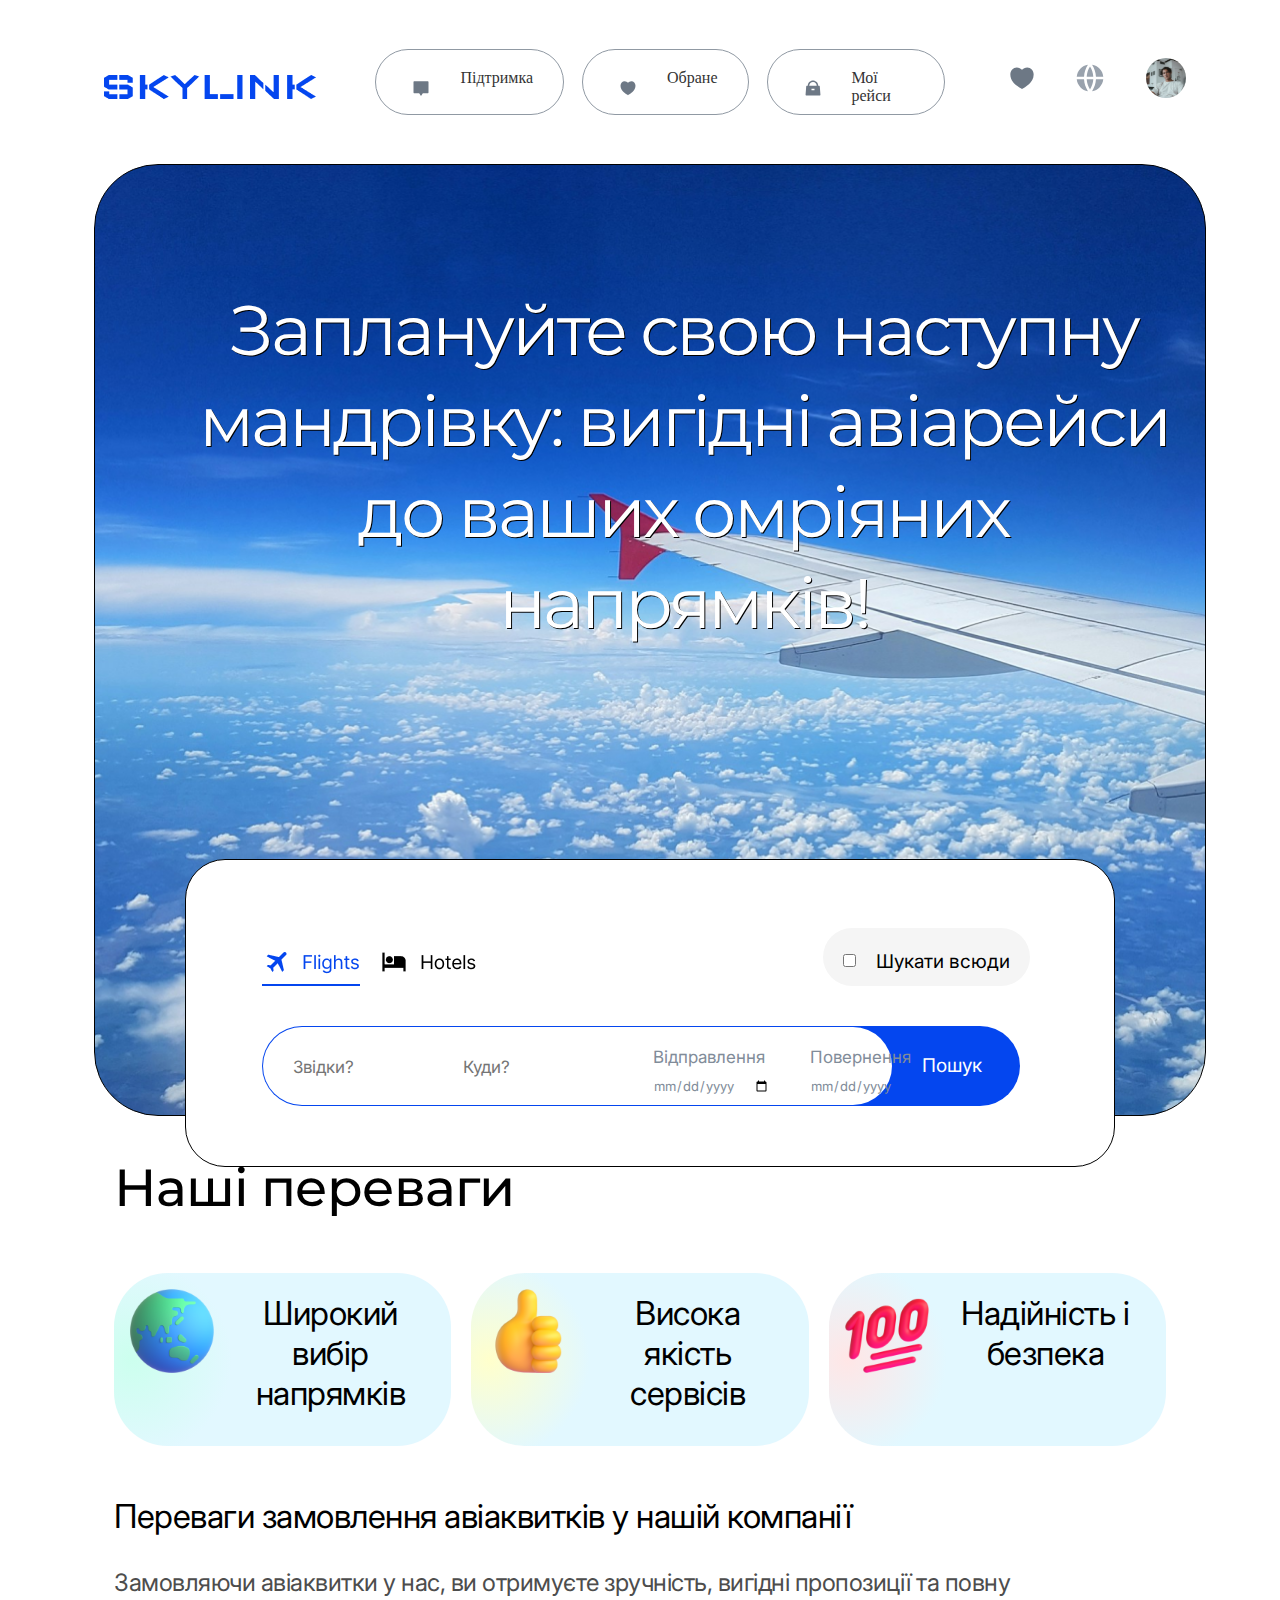
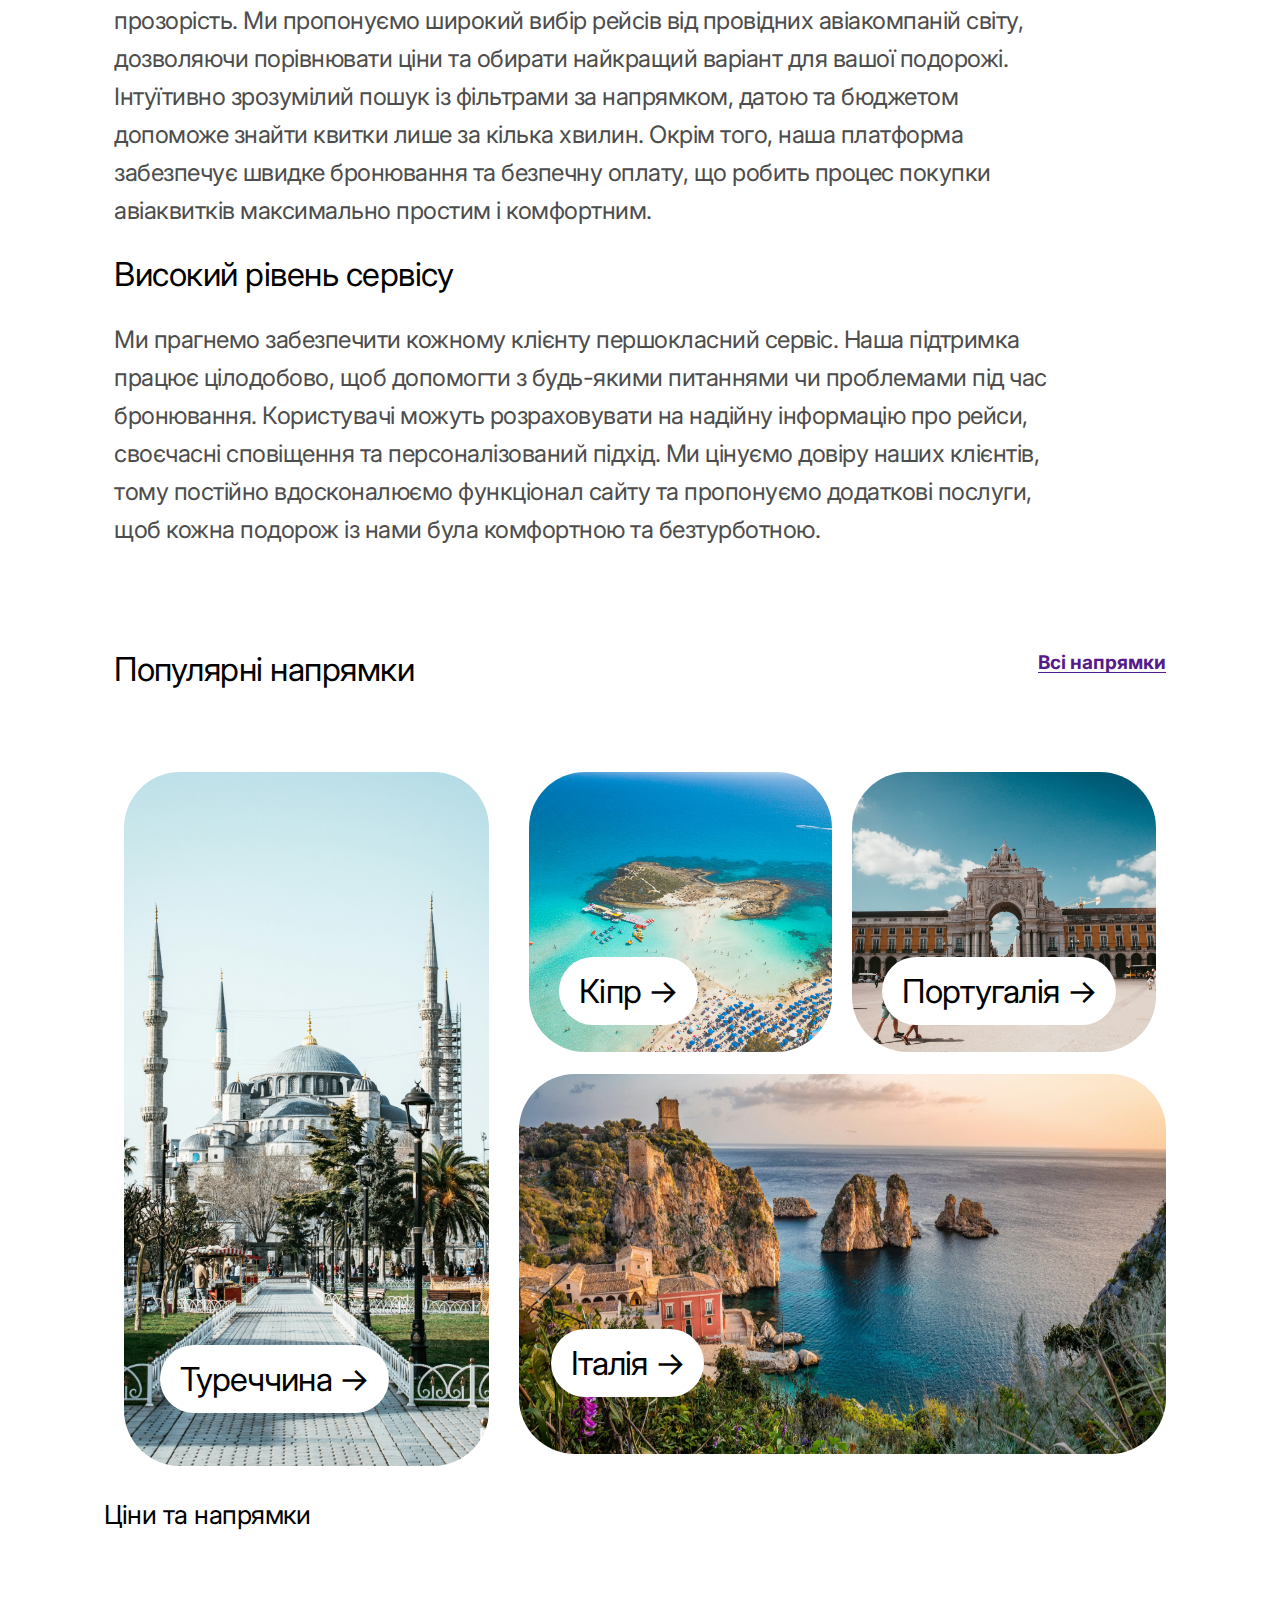
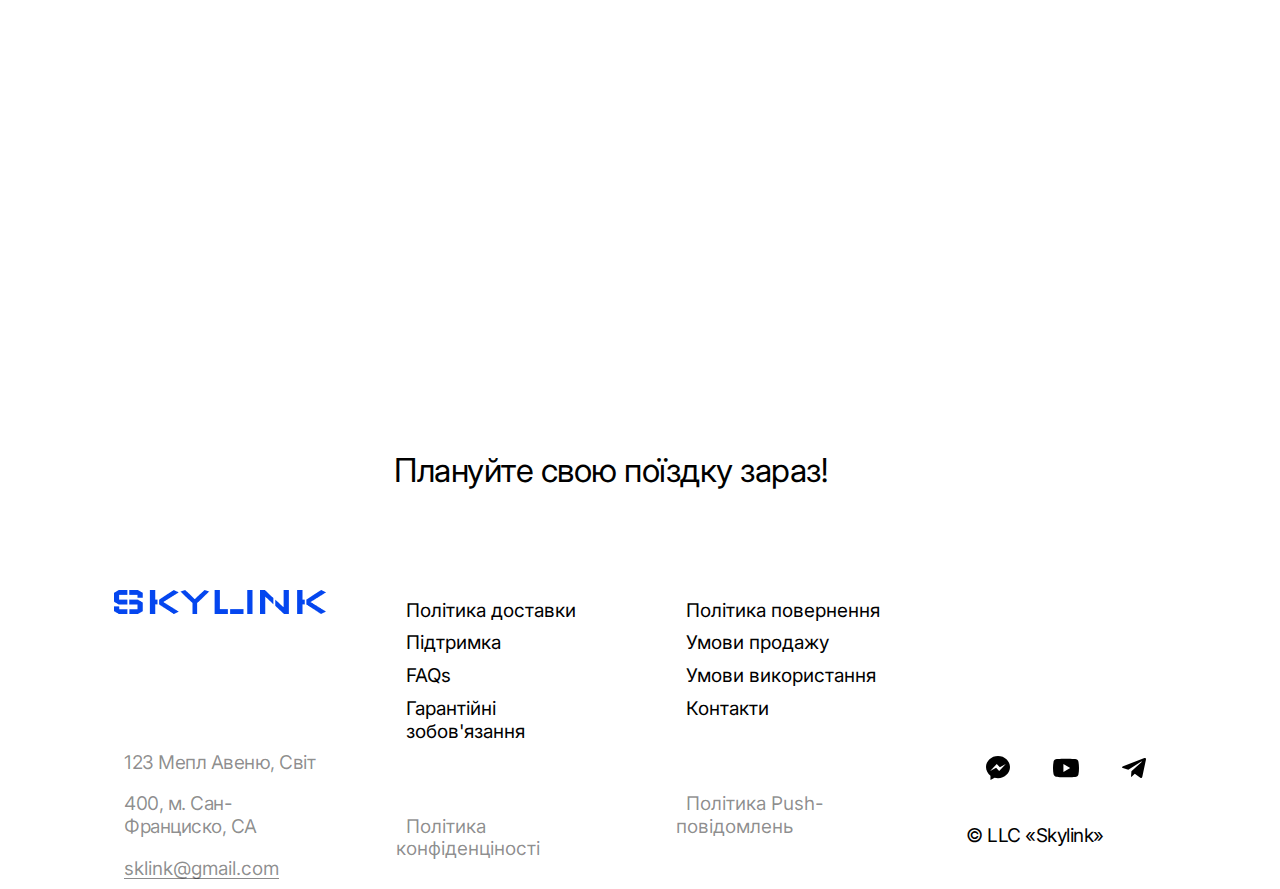
<file: first_page.html>
<!DOCTYPE html>
<html lang="en" xmlns:th="http://www.thymeleaf.org">

<head>
    <meta charset="UTF-8">
    <meta name="viewport" content="width=device-width, initial-scale=1.0">
    <title>Booking Tickets Online - Get Your Tickets Now</title>
    <meta name="description" content="Booking tickets">
    <meta name="keywords" content="booking, tickets, online, travel, flights">
    <meta name="robots" content="index, follow">
    <!--Сторінку можна індексувати та слідувати за всіма посиланнями на ній  -->
    <!-- <link rel="stylesheet" href="/css/second_page_style.css"> -->
    <link rel="stylesheet" href="/css/first_page.css">
    <!-- <script src="https://kit.fontawesome.com/a076d05399.js" crossorigin="anonymous"></script> -->

    <!-- <script src="https://kit.fontawesome.com/593c193946.js" crossorigin="anonymous"></script> -->

</head>

<body>
    <!-- =============================== HEADER ================================ -->

        <header class="header">
            <div class="logo">
                <a href="#"><img class="main-section__logo" src="/img/Logo.png" alt=""></a>
                <a href="#"><img class="main-section__logo_small" src="/img/Logo_small.png" alt=""></a>

            </div>

            <div class="nav_menu">
                <button class="nav-menu__toggle"><img src="/img/Menu.svg" alt="menu icon"></button>
                <ul class="nav-menu__list ">
                    <li class="nav-menu__list-item ">
                        <a href="#"><img class="main-section__support" src="/img/Support.svg" alt=""></a>
                        <a href="#" class="nav-menu__link text-inter400s16-black">Підтримка</a>
                    </li>
                    <li class="nav-menu__list-item">
                        <a href="#"><img class="main-section__favorites" src="/img/Favourite.svg" alt=""></a>
                        <a href="favorites.html" class="nav-menu__link text-inter400s16-black">Обране</a>
                    </li>
                    <li class="nav-menu__list-item">
                        <a href="#"><img class="main-section__flights" src="/img/Mytrips.svg" alt=""></a>
                        <a href="my-flights.html" class="nav-menu__link text-inter400s16-black">Мої рейси</a>
                    </li>
                </ul>
            </div>

            <div class="header-icons">
                <a href="#"><img src="/img/Heart.svg" alt=""></a>
                <a href="#"><img src="/img/iconMap.svg" alt=""></a>
                <a href="#"><img src="/img/Ellipse 1.svg" alt=""></a>
            </div>
    </header>


    <!-- =================================== MAIN CONTENT ================================= -->
    <div class="main_content">
        <div class="searching_block">
            <div class="main_text">
                <h1>Заплануйте свою наступну мандрівку: вигідні авіарейси до ваших омріяних напрямків!</h1>
            </div>
            <div class="search_form">

                <div class="search_form_top">
                    <div class="left_part">
                        <img src="img/Auto Layout Horizontal (2).png" class="flights_button">
                        <img src="img/Auto Layout Horizontal (1).png" class="hotels_button">
                    </div>
                    <div class="left_part_small">
                        <img src="img/Auto Layout Horizontal (3).png" class="flights_button">
                        <img src="img/Auto Layout Horizontal (4).png" class="hotels_button">
                    </div>
                    
                    <div class="right_part">
                        <input type="checkbox" name="search_everywhere" value="Search">
                        <label> Шукати всюди</label><br>
                    </div>
                </div>

                <div class="search_form_bottom">
                    <form action="/flight" method="post">
                        <div class="search_row">
                            <div class="search_fields">
                                <div class="cities">
                                    <div class="from_city">
                                        <input list="fromCity" name="fromCity" placeholder="Звідки?">
                                        <datalist id="fromCity">
                                            <option value="Київ">
                                            <option value="Рим">
                                            <option value="Лісабон">
                                            <option value="Нью-Йорк">
                                        </datalist>
                                    </div>
                                    <div class="city_to">
                                        <input list="destinationCity" name="destinationCity" placeholder="Куди?">
                                        <datalist id="destinationCity">
                                            <option value="Київ">
                                            <option value="Рим">
                                            <option value="Лісабон">
                                            <option value="Нью-Йорк">
                                        </datalist>
                                    </div>
                                </div>

                                <div class="dates">
                                    <div class="depart_date">
                                        <label>Відправлення</label>
                                        <input type="date" id="datemin" name="departDate">
                                    </div>
                                    <div class="return_date">
                                        <label>Повернення</label>
                                        <input type="date" id="nextdatemin" name="returnDate">
                                    </div>
                                    <!-- <div class="1_adult">
                                        <input placeholder="1 adult, economy">
                                    </div> -->
                                </div>
                            </div>

                            <div class="search_button">
                                <button type="submit" >Пошук</button>
                            </div>
                        </div>
                       
                    </form>
                </div>
            </div>
        </div>

        <div class="advantages">
            <div>
                <h2>Наші переваги</h2>
            </div>
            <div class="items">
                <div class="left_adv">
                    <img src="img/Earth.png">
                    <p>Широкий вибір напрямків</p>
                </div>
                <div class="central_adv">
                    <img src="img/Thumb.png">
                    <p>Висока якість сервісів</p>
                </div>
                <div class="right_adv">
                    <img src="img/100.png">
                    <p>Надійність і безпека</p>
                </div>
            </div>
            <div class="advantages_text">
                <h2>Переваги замовлення авіаквитків у нашій компанії</h2>
                <p>
                    Замовляючи авіаквитки у нас, ви отримуєте зручність, вигідні пропозиції та повну прозорість. Ми пропонуємо широкий вибір рейсів від провідних авіакомпаній світу, дозволяючи порівнювати ціни та обирати найкращий варіант для вашої подорожі. Інтуїтивно зрозумілий пошук із фільтрами за напрямком, датою та бюджетом допоможе знайти квитки лише за кілька хвилин. Окрім того, наша платформа забезпечує швидке бронювання та безпечну оплату, що робить процес покупки авіаквитків максимально простим і комфортним.
                </p>
                <h2>Високий рівень сервісу</h2>
                <p>
                    Ми прагнемо забезпечити кожному клієнту першокласний сервіс. Наша підтримка працює цілодобово, щоб допомогти з будь-якими питаннями чи проблемами під час бронювання. Користувачі можуть розраховувати на надійну інформацію про рейси, своєчасні сповіщення та персоналізований підхід. Ми цінуємо довіру наших клієнтів, тому постійно вдосконалюємо функціонал сайту та пропонуємо додаткові послуги, щоб кожна подорож із нами була комфортною та безтурботною.
                </p>
            </div>
        </div>

        <div class="popular_destinations_block">
            <div class="popular_destinations_row">
                <h3>Популярні напрямки</h3>
                <a href="" class="all_destinations_link">Всі напрямки</a>
            </div>

            <div class="popular_destinations" id="popular_dest_large">
                <div class="turkey_container">
                    <img src="/img/unsplash_bs1Nu9x7bNc.png">
                    <a href="https://www.youtube.com/watch?v=FinR8vp0mDA" class="link_turkey">Туреччина &rarr;</a>
                </div>
                <div class="cyprus_portugal_italy_container">
                    <div class="cyprus_portugal_container">
                        <div class="cyprus_container">
                            <img src="/img/unsplash_oUi2tvBLInY.png">
                            <a href="https://www.youtube.com/watch?v=5KrGTjX9l1o" class="link_cyprus">Кіпр &rarr;</a>
                        </div>
                        <div class="portugal_container">
                            <img src="/img/unsplash_K3XGEoZgA0s.png">
                            <a href="https://www.youtube.com/watch?v=mR9kwUC89XU" class="link_portugal">Португалія &rarr;</a>
                        </div>
                    </div>
                    <div class="italy_container">
                        <img src="/img/unsplash_uNvgvo2cs7k.png">
                        <a href="https://www.youtube.com/watch?v=qO9j5u8UYbM" class="link_italy">Італія &rarr;</a>
                    </div>
                </div>
            </div>

            <div class="popular_destinations_medium" id="popular_dest_medium">

                <div class="turkey_container_medium">
                    <img src="/img/Turkey.png">
                    <a href="https://www.youtube.com/watch?v=FinR8vp0mDA" class="link_turkey_medium">Туреччина &rarr;</a>
                </div>
                <div class="cyprus_container_medium">
                    <img src="/img/Cyprus.png">
                    <a href="https://www.youtube.com/watch?v=5KrGTjX9l1o" class="link_cyprus_medium">Кіпр &rarr;</a>
                </div>
                <div class="portugal_container_medium">
                    <img src="/img/Portugal.png">
                    <a href="https://www.youtube.com/watch?v=mR9kwUC89XU" class="link_portugal_medium">Португалія &rarr;</a>
                </div>
                <div class="italy_container_medium">
                    <img src="/img/Italy.png">
                    <a href="https://www.youtube.com/watch?v=qO9j5u8UYbM" class="link_italy_medium">Італія &rarr;</a>
                </div>
            </div>
        </div>

        <div class="map_container">
            <h3>Ціни та напрямки</h3>
            <div class="map">
                <iframe
                src="https://www.google.com/maps/embed?pb=!1m18!1m12!1m3!1d20027068.64481609!2d15.01973885868234!3d46.98577478374374!2m3!1f0!2f0!3f0!3m2!1i1024!2i768!4f13.1!3m3!1m2!1s0x40d1d9c154700e8f%3A0x1068488f64010!2z0KPQutGA0LDRl9C90LA!5e0!3m2!1suk!2sua!4v1737280388610!5m2!1suk!2sua"
                width='100%' height="450" style="border:0; border-radius:54px;" allowfullscreen="" loading="lazy"
                
                referrerpolicy="no-referrer-when-downgrade">
            </iframe>
            </div>
            
            <p>Плануйте свою поїздку зараз!</p>
        </div>

    </div>


    <!-- ====================== FOOTER =============================================================== -->
    <footer>
        <div class="column_1">
            <a href="#"><img src="/img/Logo.png" alt="logo"></a>
            <div class="contacts text-inter-grey-Skylink">
                <div>
                    <p>123 Мепл Авеню, Світ</p>
                </div>
                <div>
                    <p>400, м. Сан-Франциско, CA</p>
                </div>
                <div class="mail">
                    <a class="text-inter-grey-Skylink mail" href="mailto:sklink@gmail.com">sklink@gmail.com</a>
                </div>
            </div>
            <a class="legal-doc text-inter-grey-Skylink" href="#">Legal documents</a>
        </div>

        <div class="column_2">
            <div class="policy">
                <a class="text-inter-dark-Skylink19" href="#">Політика доставки</a>
                <a class="text-inter-dark-Skylink19" href="#">Підтримка</a>
                <a class="text-inter-dark-Skylink19" href="#">FAQs</a>
                <a class="text-inter-dark-Skylink19" href="#">Гарантійні зобов'язання</a>
            </div>
            <div class="privacy text-inter-grey-Skylink">
                <a class="text-inter-grey-Skylink" href="">Політика конфіденціності</a>
            </div>
        </div>

        <div class="column_3">
            <div class="terms">
                <a class="text-inter-dark-Skylink19" href="#">Політика повернення</a>
                <a class="text-inter-dark-Skylink19" href="#">Умови продажу</a>
                <a class="text-inter-dark-Skylink19" href="#">Умови використання</a>
                <a class="text-inter-dark-Skylink19" href="#">Контакти</a>
            </div>
            <div class="notification text-inter-grey-Skylink">
                <a class="text-inter-grey-Skylink" href="">Політика Push-повідомлень</a>
            </div>
        </div>

        <div class="column_4">
            <div class="icons">
                <div class="icons-row">
                    <a href="#" target="" rel="referrer">
                        <img src="/img/iMessage.svg" alt="Facebook Icon">
                    </a>
                    <a href="#" target="" rel="referrer">
                        <img src="/img/YouTube.svg" alt="YouTube Icon">
                    </a>
                    <a href="#" target="" rel="referrer">
                        <img src="/img/Vector.svg" alt="Telegram Icon">
                    </a>
                </div>

            </div>
            <div class="LLC text-inter-grey-Skylink">
                <p>© LLC «Skylink»</p>
            </div>
        </div>
    </footer>
        
    
    <!-- ======================== SCRIPT =============================================================== -->
    <script>
        document.addEventListener('DOMContentLoaded', function () {
            const dateInput = document.getElementById('datemin');
            const today = new Date();
            const year = today.getFullYear();
            const month = String(today.getMonth() + 1).padStart(2, '0');
            const day = String(today.getDate()).padStart(2, '0');
            const minDate = `${year}-${month}-${day}`;
            dateInput.min = minDate;
        });

        document.addEventListener('DOMContentLoaded', function () {
            const dateInput = document.getElementById('nextdatemin');
            const today = new Date();
            today.setDate(today.getDate() + 1); // Додаємо 1 день до поточної дати для отримання завтрашньої
            const year = today.getFullYear();
            const month = String(today.getMonth() + 1).padStart(2, '0');
            const day = String(today.getDate() + 1).padStart(2, '0');
            const minDate = `${year}-${month}-${day}`;
            dateInput.min = minDate;
        });
    </script>

</body>

</html>
</file>
<file: css/first_page.css>
@charset "UTF-8";

@font-face {
    font-family: Inter local;
    src: url("/fonts/Inter-VariableFont_opsz,wght.ttf");
    font-weight: regular;
    font-style: normal;
}

@font-face {
    font-family: Inter local;
    src: url("/fonts/Inter-VariableFont_opsz,wght.ttf");
    font-weight: bold;
    font-style: normal;
}

@font-face {
    font-family: Plus Jakarta Sans local;
    src: url("/fonts/PlusJakartaSans-VariableFont_wght.ttf");
    font-weight: regular;
    font-style: normal;
}

@font-face {
    font-family: Plus Jakarta Sans local;
    src: url("/fonts/PlusJakartaSans-VariableFont_wght.ttf");
    font-weight: bold;
    font-style: normal;
}

@font-face {
    font-family: Montserrat;
    src: url("/fonts/Montserrat-VariableFont_wght.ttf");
    font-weight: regular;
    font-style: normal;
}

* {
    font-size: 10px;
    box-sizing: border-box;
    margin-top: 1rem;
    margin-left: 1rem;
    margin-right: 1rem;
    padding: 0;
    transition: all .2s ease;
    outline: none;
    border: none;
}

html {
    margin: top 0px;
    margin-left: 5%;
    margin-right: 5%;

    padding: top 0px;
    overflow-x: clip;
    min-width: 320px;
}

/* ========================== HEADER ========================= */
.header {
    margin-top: 3.4rem;
    display: flex;
    justify-content: space-between;

    height: 40px;
    width: 100%;

    .logo {
        .main-section__logo_small {
            display: none;
        }

        .main-section__logo {
            display: flex;
        }

        width: 20%;
    }

    .nav_menu {
        margin-top: -3rem;

        .main-section__ellipse {
            margin-left: 20px;
            width: 40px;
            height: 40px;
        }

        .nav-menu__toggle {
            display: none;
        }

        .main-section__icon-heart {
            display: none;
        }

        .nav-menu__list {
            display: flex;
            padding: 15px;
            z-index: 1000;
        }

        .nav-menu__list.show {
            display: block;
        }

        .nav-menu__list-item {
            display: flex;
            margin-right: 8px;
            font-size: 16px;
            border: 1px solid #9099A3;
            border-radius: 80px;
            padding: 9px 20px 9px 16px;
        }

        .nav-menu__list-item:hover {
            background-color: #f4f4f4;
        }

        .nav-menu__list-item:last-child {
            margin-right: 0px;
        }

        .nav-menu__link {
            text-decoration: none;
            color: #333;
            font-size: 16px;
            font-weight: 500;
            display: block;
        }
    }

    .header-icons {
        display: flex;
        align-items: center;
    }
}

/* ========================= HEADERS ============================ */
h2 {
    font-family: Montserrat;
    font-size: 5.2rem;
    font-weight: 500;
    line-height: 64px;
    letter-spacing: -1px;
    text-align: left;
    text-underline-position: from-font;
    text-decoration-skip-ink: none;

}

h3 {
    font-family: Inter local;
    font-size: 33px;
    font-weight: 400;
    line-height: 40px;
    letter-spacing: -0.5px;
    text-align: left;
    text-underline-position: from-font;
    text-decoration-skip-ink: none;

}

p {
    font-family: Inter local;
    font-size: 33px;
    font-weight: 400;
    line-height: 40px;
    letter-spacing: -0.5px;
    text-align: left;
    text-underline-position: from-font;
    text-decoration-skip-ink: none;
}

/* ==================== MAIN CONTENT ========================= */
.main_content {
    margin-top: 8rem;

    .searching_block {
        width: 100%;
        height: 95.2rem;
        background-image: url('../img/unsplash_xR02cly6d_A.png');
        background-size: cover;
        background-repeat: no-repeat;

        background-position: center;
        border: 0.1rem solid black;
        border-radius: 6.4rem;

        align-items: center;

        .main_text {
            margin-top: 12rem;
            margin-left: 7%;
            text-align: center;

            h1 {
                font-family: Montserrat;
                font-weight: 400;
                text-align: center;
                text-underline-position: from-font;
                text-decoration-skip-ink: none;

                font-size: 7rem;
                line-height: 9.1rem;
                letter-spacing: -0.3rem;

                color: #ffffff;
                text-shadow: 0.1rem 0.1rem 0rem black;
            }
        }

        .search_form {
            padding: 48px 64px 60px 46px;
            gap: 40px;
            opacity: 0px;
            border: 0.1rem solid black;
            margin: 21rem 9rem;
            background-color: #ffffff;
            border-radius: 4rem;

            .search_form_top {
                display: flex;
                justify-content: space-between;

                .left_part {
                    display: flex;
                    justify-content: center;

                    img {
                        font-size: 4rem;
                        color: black;
                    }
                }

                .left_part_small {
                    display: none;
                }

                .right_part {
                    display: flex;
                    justify-content: center;
                    background-color: #F5F5F5;
                    /* width: 35rem; */
                    align-items: center;
                    border-radius: 5.4rem;
                    padding: 1rem;
                }

                label {
                    font-family: Inter local;
                    font-size: 19px;
                    font-weight: 400;
                    line-height: 28px;
                    text-align: left;
                    text-underline-position: from-font;
                    text-decoration-skip-ink: none;
                }
            }

            .search_form_bottom {
                .search_row {
                    display: flex;
                    align-items: center;
                    background-color: #0446EF;
                    border-radius: 5.4rem;
                    margin-top: 4rem;

                    .search_fields {
                        width: 83%;
                        background-color: #ffffff;
                        border-radius: 5.3rem;
                        margin-top: 0.1rem;
                        margin-bottom: 0.1rem;
                        margin-left: 0.1rem;

                        display: flex;

                        .cities {
                            display: flex;
                            margin-left: 1rem;

                            input {
                                width: 13rem;
                                font-family: Inter local;
                                font-size: 17px;
                                font-weight: 400;
                            }
                        }

                        .dates {
                            display: flex;

                            label {
                                font-family: Inter local;
                                font-size: 17px;
                                font-weight: 400;
                                color: #818C99;
                            }

                            input {
                                font-family: Inter local;
                                font-size: 13px;
                                font-weight: 400;
                                color: #818C99;
                                padding-bottom: 1rem;
                                background-color: rgba(255, 255, 255, 0.0);
                                border-radius: 5.4rem;

                            }
                        }
                    }

                    .search_button {
                        background-color: #0446EF;
                        justify-content: center;

                        button {
                            padding-bottom: 2rem;
                            background-color: #0446EF;
                            color: #ffffff;
                            font-family: Inter local;
                            font-size: 19px;
                            font-weight: 400;
                            line-height: 28px;
                            text-underline-position: from-font;
                            text-decoration-skip-ink: none;
                        }
                    }
                }
            }
        }
    }

    .advantages {
        margin-top: 4rem;

        .items {
            display: flex;
            justify-content: space-between;
        }

        .advantages_text {
            margin-top:5rem;
            width:90%;
            h2 {
                font-family: Inter local;
                font-size: 3.3rem;
                font-weight: 400;
                line-height: 40px;
                letter-spacing: -0.5px;
                text-align: left;
                text-underline-position: from-font;
                text-decoration-skip-ink: none;
            }

            p {
                font-family: Inter local;
                font-size: 2.4rem;
                font-weight: 400;
                line-height: 38px;
                letter-spacing: -0.5px;
                text-align: left;
                text-underline-position: from-font;
                text-decoration-skip-ink: none;
                color: #4d4d4d;
            }
        }
    }

    .left_adv,
    .central_adv,
    .right_adv {
        display: flex;
        width: 40rem;

        border-radius: 5.4rem;
        background-color: #333;

        img {
            height: 96px;
            width: 96px;
        }

        p {
            padding-top: 1rem;
            padding-right: 2rem;
            text-align: center;
        }
    }

    .left_adv {
        /* background-image: radial-gradient(#55BDFF 10%, #E2F8FF 90%); */
        background-image: radial-gradient(circle at calc(50% - 15rem) 50%, #ccffee 0.2%, #E2F8FF 30%);
    }

    .central_adv {
        background-image: radial-gradient(circle at calc(50% - 15rem) 50%, #ffffcc 0.2%, #E2F8FF 30%);
    }

    .right_adv {
        background-image: radial-gradient(circle at calc(50% - 15rem) 50%, #ffe6e6 0.2%, #E2F8FF 30%);
    }

    .popular_destinations_block {
        margin-top: 9rem;
    }

    .popular_destinations {
        display: flex;

        /* position: relative; */
        img {
            width: 100%;
            border-radius: 5.6rem;
        }

        a {
            background-color: #ffffff;
            padding: 1rem 2rem;
            color: black;
            border-radius: 5.4rem;

            font-family: Inter local;
            font-size: 3.3rem;
            font-weight: 400;
            line-height: 4.8rem;
            letter-spacing: -0.7200000286102295px;
            text-decoration: none;
        }

        .turkey_container {
            position: relative;

            padding-top: 2rem;
            padding-bottom: 2rem;
            width: fit-content;

            .link_turkey {
                position: absolute;
            }
        }

        .cyprus_portugal_italy_container {
            display: block;
            width: fit-content;

            .cyprus_portugal_container {
                display: flex;
                height: fit-content;

                .cyprus_container {
                    position: relative;
                }

                .portugal_container {
                    position: relative;
                }

            }

            .italy_container {
                position: relative;

                img {
                    height: 38rem;
                }

                .link_italy {
                    position: absolute;
                    bottom: 15%;
                    left: 5%;
                }
            }
        }
    }

    .turkey_container .link_turkey,
    .cyprus_container .link_cyprus,
    .portugal_container .link_portugal {
        position: absolute;
        bottom: 10%;
        left: 10%;
    }




    .all_destinations_link {
        font-family: Inter local;
        font-size: 19px;
        font-weight: 600;
        line-height: 28px;
        text-align: right;
        text-underline-position: from-font;
        text-decoration-skip-ink: none;

    }

    .popular_destinations_row {
        display: flex;
        justify-content: space-between;
    }

    .popular_destinations_medium {
        display: none;
    }

    .map_container {


        .map {
            width: 100%;
            border-radius: 5.4rem;
        }

        h3 {
            font-family: Inter local;
            font-size: 2.6rem;
            font-weight: 400;
            line-height: 33.8px;
            letter-spacing: -0.5px;
            text-align: left;
            text-underline-position: from-font;
            text-decoration-skip-ink: none;

        }

        p {
            font-family: Inter local;
            font-size: 33px;
            font-weight: 400;
            line-height: 40px;
            letter-spacing: -0.5px;
            text-align: left;
            text-underline-position: from-font;
            text-decoration-skip-ink: none;

            position: absolute;
            margin: 3rem 10rem 20rem 30rem;

        }

    }
}



/* ================== FOOTER ========================= */

footer {
    display: grid;
    grid-template-columns: repeat(4, 1fr);
    gap: 20px;
    margin-top: 15rem;

    .column_1 {
        display: block;
        /* flex-direction: column; */

        .contacts {
            display: block;
            /* flex-direction: column; */

            p,
            .mail {
                font-family: Inter local;
                font-size: 19px;
                font-weight: 400;
                line-height: 22.8px;
                text-align: left;
                text-underline-position: from-font;
                text-decoration-skip-ink: none;
                color: #00000073;
            }

            .legal-doc {
                font-family: Inter local;
                font-size: 19px;
                font-weight: 400;
                line-height: 22.8px;
                text-align: left;
                text-underline-position: from-font;
                text-decoration-skip-ink: none;

            }
        }
    }

    .column_2 {
        display: flex;
        flex-direction: column;
    }

    .column_3 {
        display: flex;
        flex-direction: column;
    }

    .column_4 {
        display: flex;
        flex-direction: column;
    }

    .column_2 .policy,
    .column_3 .terms {
        a {
            font-family: Inter local;
            font-size: 19px;
            font-weight: 400;
            line-height: 22.8px;
            text-align: left;
            text-underline-position: from-font;
            text-decoration-skip-ink: none;
            color: #000000;
            text-decoration: none;
        }


    }

    .column_2 .privacy,
    .column_3 .notification {
        a {
            font-family: Inter local;
            font-size: 19px;
            font-weight: 400;
            line-height: 22.8px;
            text-align: left;
            text-underline-position: from-font;
            text-decoration-skip-ink: none;
            color: #00000073;
            text-decoration: none;
        }

    }

    .contacts {
        margin-top: 136px;
    }

    .mail {
        margin-top: 5px;
    }

    .policy {
        display: flex;
        flex-direction: column;
    }

    .terms {
        display: flex;
        flex-direction: column;
    }

    .privacy {
        margin-top: 72px;
    }

    .notification {
        margin-top: 72px;
    }

    .LLC {
        margin-top: 32px;
        display: flex;
        align-items: flex-end;

        p {
            font-family: Inter local;
            font-size: 19px;
            font-weight: 400;
            line-height: 22.8px;
            text-align: left;
            text-underline-position: from-font;
            text-decoration-skip-ink: none;
        }
    }

    .legal-doc {
        display: none;
    }

    .icons-row {
        display: flex;
        flex-direction: row;
        justify-content: space-between;
        align-items: center;
        margin-top: 145px;
    }


}




























@media screen and (max-width:1256px) {
    .header {
        .logo {
            display: flex;
            width: 17%;

            img {
                width: 16rem;
            }
        }

        .nav_menu {
            .nav-menu__list-item {
                width: 28%;
                display: flex;
                margin-right: 8px;
                font-size: 16px;
                border: 1px solid #9099A3;
                border-radius: 80px;
                padding: 6px 15px 6px 12px;

                .main-section__flights,
                .main-section__favorites,
                .main-section__support {
                    margin-left: 0px;
                    margin-right: 0px;
                }
            }

            .nav-menu__list-item:last-child {
                margin-right: 0px;
            }

            .nav-menu__link {
                margin-top: 2rem;
                font-size: 16px;
                font-weight: 500;
                display: block;
            }
        }

        .header-icons {
            margin-left: -3rem;
            margin-right: -1rem;
        }
    }

    h2 {
        font-size: 5rem;
        font-weight: 400;
    }

    h3 {
        font-size: 3rem;
    }

    p {
        font-size: 2.5rem;
        font-weight: 350;
        line-height: 3rem;
    }

    .main_content {
        .searching_block {
            align-items: center;
            justify-content: center;

            .main_text {
                margin-top: 12rem;

                h1 {
                    font-size: 5rem;
                    line-height: 7.1rem;
                }
            }

            .search_form {
                padding-top: 3.8rem;
                margin: 15rem 8%;

                .search_form_bottom {

                    .search_row {
                        background-color: #ffffff;

                        display: block;
                        /* align-items: center; */

                        .search_fields {
                            width: 100%;

                            display: block;

                            .cities {
                                margin-left: 0rem;

                                padding-bottom: 1.5rem;
                                border: solid black 0.1rem;
                                border-radius: 2rem;

                                .city_to {
                                    border-left: solid #818C99 0.1rem;
                                }

                                input {
                                    width: 55%;
                                }
                            }

                            .dates {
                                margin-left: 0rem;

                                padding-bottom: 1rem;
                                border: solid black 0.1rem;
                                border-radius: 2rem;

                                label {
                                    width: 53%;
                                    font-size: 16px;
                                    font-weight: 400;
                                }

                                input {
                                    padding-bottom: 1rem;
                                }

                                .return_date {
                                    border-left: solid #818C99 0.1rem;
                                }
                            }
                        }

                        .search_button {
                            text-align: center;
                            border-radius: 2rem;

                            button {
                                padding-bottom: 1.5rem;
                            }
                        }
                    }
                }
            }
        }

        .advantages {
            margin-top: 5rem;

            .advantages_text {
                width:100%;
                
            }
        }

        .left_adv,
        .central_adv,
        .right_adv {
            display: block;
            justify-items: center;
            width: 40rem;
            padding-top: 3rem;

            border-radius: 5.4rem;
            background-color: #ffffff;

            p {
                padding-top: 1rem;
                padding-right: 1rem;
            }
        }

        .left_adv {
            background-image: radial-gradient(circle at 50% 23%, #ccffee 0.25%, #ffffff 30%);
        }

        .central_adv {
            background-image: radial-gradient(circle at 50% 23%, #ffffcc 0.25%, #ffffff 30%);
        }

        .right_adv {
            background-image: radial-gradient(circle at 50% 23%, #ffe6e6 0.25%, #ffffff 30%);
        }

        .popular_destinations {
            display: none;
        }

        .popular_destinations_block {
            margin-top: 5rem;
        }

        .popular_destinations_medium {
            width: 100%;
            display: grid;
            grid-template-columns: repeat(2, 50%);
            gap: 1rem;

            div {
                overflow: hidden;
                position: relative;
            }


            a {
                font-family: Inter local;
                padding: 0.5rem 1.5rem;
                width: 13rem;
                border-radius: 2rem;

                font-size: 1.8rem;
                font-weight: 350;

                color: black;
                background-color: #ffffff;
                text-decoration: none;

            }

            .turkey_container_medium,
            .cyprus_container_medium,
            .italy_container_medium,
            .portugal_container_medium {
                img {
                    width: 90%;
                    height: 100%;

                    border-radius: 5.4rem;
                }
            }
        }

        .turkey_container_medium .link_turkey_medium,
        .cyprus_container_medium .link_cyprus_medium,
        .italy_container_medium .link_italy_medium,
        .portugal_container_medium .link_portugal_medium {
            position: absolute;
            bottom: 10%;
            left: 10%;
        }

        .map_container {
            .map {
                width: 100%;
            }

            h3 {
                margin-top: 5rem;
            }

            p {
                text-align: center;
                position: absolute;
                margin: 5rem 15%;

            }

        }
    }

    footer {
        display: grid;
        grid-template-columns: repeat(3, 1fr);
        gap: 5px;
        margin-top: 15rem;


        .column_4 {
            margin-top: -12rem;
        }

        .contacts {
            margin-top: 2rem;
        }

        .mail {
            margin-top: 70px;
        }

        .policy {
            display: flex;
            flex-direction: column;
        }

        .privacy {
            margin-top: 52px;
        }

        .notification {
            margin-top: 32px;
        }

        .LLC {
            margin-top: 32px;
        }

        .icons-row {
            display: flex;
            flex-direction: row;
            justify-content: space-between;
            align-items: center;
            margin-top: 145px;
        }
    }

}






































@media screen and (max-width:900px) {
    .header {

        .nav_menu {


            .nav-menu__toggle {
                display: none;
            }

            .main-section__icon-heart {
                display: none;
            }

            .nav-menu__list {
                display: flex;
                padding: 0px;
            }

            .nav-menu__list.show {
                display: block;
            }

            .nav-menu__list-item {
                display: flex;
                margin-right: 8px;
                font-size: 16px;
                border: 1px solid #9099A3;
                border-radius: 80px;
                padding: 2px 2px 2px 2px;
            }
        }

        .header-icons {
            a {
                padding: 1px;
                margin: 1px;
            }
        }
    }

    .header {
        .logo {
            margin-top: 0px;
            width: 15%;

            img {
                width: 13rem;
            }
        }
    }

    .main_content {

        .searching_block {
            .search_form {
                margin-top: 8rem;
                padding: 1rem;
                padding-bottom: 2rem;

                .main_text {
                    h1 {
                        font-size: 14rem;
                    }
                }

                .search_form_top {

                    .left_part {
                        img {
                            margin-top: 3rem;
                            width: 50%;
                            height: 4rem;
                        }
                    }

                    .right_part {
                        margin-top: 3.0rem;
                        width: 20rem;
                        align-items: center;
                        padding: 0.8rem;
                    }

                    label {
                        font-size: 1.4rem;
                    }
                }

                .search_form_bottom {
                    .search_row {
                        .search_fields {
                            .cities {

                                input {
                                    width: 90%;
                                }
                            }
                        }

                    }
                }
            }
        }
    }
}












@media screen and (max-width:588.8px) {
    * {
        margin-top: 0rem;
        margin-left: 0rem;
        margin-right: 0rem;
        font-size: 0.5rem;
    }

    html {
        margin: top 0px;
        margin-left: 0%;
        margin-right: 0%;

        padding: top 0px;
    }

    .header {
        margin-top: 3.4rem;
        display: flex;
        justify-content: space-between;

        height: 40px;
        width: 100%;

        .logo {
            .main-section__logo_small {
                display: flex;
            }

            .main-section__logo {
                display: none;
            }

            margin-left:5rem;
            margin-top:2rem;
            width: 20%;
        }

        .nav_menu {
            .nav-menu__list {
                display: none;
            }
        }

        .header-icons {
            margin-right: 2rem;

            a {
                padding: 0px 2rem;
            }
        }
    }

    /* ==================== MAIN CONTENT ========================= */
    .main_content {
        margin-top: -9rem;

        .searching_block {
            width: 100%;
            height: 60rem;

            border: 0.1rem solid black;
            border-radius: 0rem;

            .main_text {
                display: none;
            }

            .search_form {
                width: 100%;
                margin-left: -0.5rem;
                border: 0rem solid black;
                background-color: rgba(0, 0, 0, 0);
                /* чорний колір з прозорістю 50% */

                .search_form_top {
                    margin-top: 2rem;

                    .left_part {
                        display: none;
                    }

                    .left_part_small {
                        display: flex;
                        align-items: start;

                        img {
                            padding-left: 2rem;
                            padding-top: 3rem;
                        }
                    }

                    .right_part {
                        background-color: #F5F5F5;
                        /* width: 35rem; */
                        align-items: center;
                        border-radius: 5.4rem;
                        padding: 1rem;
                    }

                    label {
                        font-size: 12px;
                    }
                }

                .search_form_bottom {
                    .search_row {
                        background-color: rgba(0, 0, 0, 0);
                        ;

                        .search_fields {
                            background-color: rgba(0, 0, 0, 0);


                            display: block;

                            .cities {
                                background-color: #ffffff;
                                margin: 1rem;

                                padding: 1.5rem;
                                border: solid black 0rem;
                                border-radius: 1.5rem;

                                .city_to {
                                    border-left: solid #818C99 0.1rem;
                                }

                                input {
                                    padding: 1rem;
                                    width: 90%;
                                }
                            }

                            .dates {
                                background-color: #ffffff;
                                margin: 1rem;

                                padding: 1.5rem;
                                border: solid black 0rem;
                                border-radius: 1.5rem;

                                label {
                                    width: 53%;
                                    font-size: 16px;
                                    font-weight: 400;
                                }

                                input {
                                    padding: 1rem;
                                }

                                .return_date {
                                    border-left: solid #818C99 0.1rem;
                                }
                            }
                        }

                        .search_button {
                            text-align: center;
                            border-radius: 2rem;

                            button {
                                padding-top: 1.5rem;
                                padding-bottom: 1.5rem;
                            }
                        }

                    }

                }
            }
        }

        .advantages {

            h2 {
                margin: 4rem 2rem;

                font-size: 3rem;
                font-weight: 450;
            }

            .items {
                display: block;
            }

            .advantages_text {
                margin-left: 3rem;
                width:90%;
                h2 {
                    font-size: 2.3rem;
                    font-weight: 400;
                }
    
                p {
                    font-size: 2.2rem;
                }
            }
        }

        .left_adv,
        .central_adv,
        .right_adv {
            display: flex;
            justify-content: center;

            width: 90%;
            height: 17rem;

            margin: 3rem 5%;


            img {

                height: 76px;
                width: 76px;
            }

            p {
                padding-top: 4rem;
                padding-left: 2rem;
                text-align: center;
            }
        }

        .left_adv {
            background-image: radial-gradient(circle at calc(50% - 15rem) 50%, #ccffee 0.2%, #E2F8FF 30%);
        }

        .central_adv {
            background-image: radial-gradient(circle at calc(50% - 15rem) 50%, #ffffcc 0.2%, #E2F8FF 30%);
        }

        .right_adv {
            background-image: radial-gradient(circle at calc(50% - 15rem) 50%, #ffe6e6 0.2%, #E2F8FF 30%);
        }

        .popular_destinations_block {
            margin: 9rem 3rem;

        }

        .popular_destinations {
            display: none;
        }

        .popular_destinations_block {
            width: 100%;
            margin-top: 5rem;
        }

        .popular_destinations_medium {
            display: block;

            div {
                width: 100%;
                margin-bottom: 2rem;
            }


            a {
                padding: 1.5rem 0rem;
                width: 14rem;
                height: 5rem;

                text-align: center;

                font-size: 1.8rem;
                font-weight: 400;

                color: black;
                background-color: #ffffff;
            }

            .turkey_container_medium,
            .cyprus_container_medium,
            .italy_container_medium,
            .portugal_container_medium {
                img {
                    width: 90%;
                    height: 100%;

                    border-radius: 5.4rem;
                }
            }
        }

        .turkey_container_medium .link_turkey_medium,
        .cyprus_container_medium .link_cyprus_medium,
        .italy_container_medium .link_italy_medium,
        .portugal_container_medium .link_portugal_medium {
            position: absolute;
            bottom: 10%;
            left: 10%;
        }

        .map {}


    }



    /* ================== FOOTER ========================= */
    footer {
        display: grid;
        grid-template-columns: 1fr, 1fr;
        grid-template-rows: auto;
        gap: 20px;

        margin-top: 20rem;
        padding-left: 5%;

        .column_1 {
            display: none;
        }

        .column_2 {
            margin-left: 2rem;
            display: flex;
            flex-direction: column;
        }

        .column_4 {
            grid-column: span 2;
            display: flex;
            justify-content: space-around;
        }


        .notification {
            margin-top: 25px;
        }

        .LLC {
            margin-top: 22px;
            margin-left: 20rem;

            display: flex;
            justify-content: center;
            align-items: center;

            p {
                font-family: Inter local;
                font-size: 19px;
                font-weight: 400;
                line-height: 22.8px;
                text-align: left;
                text-underline-position: from-font;
                text-decoration-skip-ink: none;
            }
        }

        .legal-doc {
            display: block;
            margin-left: 20rem;

        }

        .icons-row {
            margin-top: 145px;
            margin-left: 20rem;
        }


    }

}
</file>
<file: css/second_page_style.css>
@charset "UTF-8";
/*! normalize.css v8.0.1 | MIT License | github.com/necolas/normalize.css */
/* Document
   ========================================================================== */
/**
 * 1. Correct the line height in all browsers.
 * 2. Prevent adjustments of font size after orientation changes in iOS.
 */
html {
  line-height: 1.15; /* 1 */
  -webkit-text-size-adjust: 100%; /* 2 */
}

/* Sections
   ========================================================================== */
/**
 * Remove the margin in all browsers.
 */
body {
  margin: 0;
}

/**
 * Render the `main` element consistently in IE.
 */
main {
  display: block;
}

/**
 * Correct the font size and margin on `h1` elements within `section` and
 * `article` contexts in Chrome, Firefox, and Safari.
 */
h1 {
  font-size: 2em;
  margin: 0.67em 0;
}

/* Grouping content
   ========================================================================== */
/**
 * 1. Add the correct box sizing in Firefox.
 * 2. Show the overflow in Edge and IE.
 */
hr {
  box-sizing: content-box; /* 1 */
  height: 0; /* 1 */
  overflow: visible; /* 2 */
}

/**
 * 1. Correct the inheritance and scaling of font size in all browsers.
 * 2. Correct the odd `em` font sizing in all browsers.
 */
pre {
  font-family: monospace, monospace; /* 1 */
  font-size: 1em; /* 2 */
}

/* Text-level semantics
   ========================================================================== */
/**
 * Remove the gray background on active links in IE 10.
 */
a {
  background-color: transparent;
}

/**
 * 1. Remove the bottom border in Chrome 57-
 * 2. Add the correct text decoration in Chrome, Edge, IE, Opera, and Safari.
 */
abbr[title] {
  border-bottom: none; /* 1 */
  text-decoration: underline; /* 2 */
  -webkit-text-decoration: underline dotted;
          text-decoration: underline dotted; /* 2 */
}

/**
 * Add the correct font weight in Chrome, Edge, and Safari.
 */
b,
strong {
  font-weight: bolder;
}

/**
 * 1. Correct the inheritance and scaling of font size in all browsers.
 * 2. Correct the odd `em` font sizing in all browsers.
 */
code,
kbd,
samp {
  font-family: monospace, monospace; /* 1 */
  font-size: 1em; /* 2 */
}

/**
 * Add the correct font size in all browsers.
 */
small {
  font-size: 80%;
}

/**
 * Prevent `sub` and `sup` elements from affecting the line height in
 * all browsers.
 */
sub,
sup {
  font-size: 75%;
  line-height: 0;
  position: relative;
  vertical-align: baseline;
}

sub {
  bottom: -0.25em;
}

sup {
  top: -0.5em;
}

/* Embedded content
   ========================================================================== */
/**
 * Remove the border on images inside links in IE 10.
 */
img {
  border-style: none;
}

/* Forms
   ========================================================================== */
/**
 * 1. Change the font styles in all browsers.
 * 2. Remove the margin in Firefox and Safari.
 */
button,
input,
optgroup,
select,
textarea {
  font-family: inherit; /* 1 */
  font-size: 100%; /* 1 */
  line-height: 1.15; /* 1 */
  margin: 0; /* 2 */
}

/**
 * Show the overflow in IE.
 * 1. Show the overflow in Edge.
 */
button,
input { /* 1 */
  overflow: visible;
}

/**
 * Remove the inheritance of text transform in Edge, Firefox, and IE.
 * 1. Remove the inheritance of text transform in Firefox.
 */
button,
select { /* 1 */
  text-transform: none;
}

/**
 * Correct the inability to style clickable types in iOS and Safari.
 */
button,
[type=button],
[type=reset],
[type=submit] {
  -webkit-appearance: button;
}

/**
 * Remove the inner border and padding in Firefox.
 */
button::-moz-focus-inner,
[type=button]::-moz-focus-inner,
[type=reset]::-moz-focus-inner,
[type=submit]::-moz-focus-inner {
  border-style: none;
  padding: 0;
}

/**
 * Restore the focus styles unset by the previous rule.
 */
button:-moz-focusring,
[type=button]:-moz-focusring,
[type=reset]:-moz-focusring,
[type=submit]:-moz-focusring {
  outline: 1px dotted ButtonText;
}

/**
 * Correct the padding in Firefox.
 */
fieldset {
  padding: 0.35em 0.75em 0.625em;
}

/**
 * 1. Correct the text wrapping in Edge and IE.
 * 2. Correct the color inheritance from `fieldset` elements in IE.
 * 3. Remove the padding so developers are not caught out when they zero out
 *    `fieldset` elements in all browsers.
 */
legend {
  box-sizing: border-box; /* 1 */
  color: inherit; /* 2 */
  display: table; /* 1 */
  max-width: 100%; /* 1 */
  padding: 0; /* 3 */
  white-space: normal; /* 1 */
}

/**
 * Add the correct vertical alignment in Chrome, Firefox, and Opera.
 */
progress {
  vertical-align: baseline;
}

/**
 * Remove the default vertical scrollbar in IE 10+.
 */
textarea {
  overflow: auto;
}

/**
 * 1. Add the correct box sizing in IE 10.
 * 2. Remove the padding in IE 10.
 */
[type=checkbox],
[type=radio] {
  box-sizing: border-box; /* 1 */
  padding: 0; /* 2 */
}

/**
 * Correct the cursor style of increment and decrement buttons in Chrome.
 */
[type=number]::-webkit-inner-spin-button,
[type=number]::-webkit-outer-spin-button {
  height: auto;
}

/**
 * 1. Correct the odd appearance in Chrome and Safari.
 * 2. Correct the outline style in Safari.
 */
[type=search] {
  -webkit-appearance: textfield; /* 1 */
  outline-offset: -2px; /* 2 */
}

/**
 * Remove the inner padding in Chrome and Safari on macOS.
 */
[type=search]::-webkit-search-decoration {
  -webkit-appearance: none;
}

/**
 * 1. Correct the inability to style clickable types in iOS and Safari.
 * 2. Change font properties to `inherit` in Safari.
 */
::-webkit-file-upload-button {
  -webkit-appearance: button; /* 1 */
  font: inherit; /* 2 */
}

/* Interactive
   ========================================================================== */
/*
 * Add the correct display in Edge, IE 10+, and Firefox.
 */
details {
  display: block;
}

/*
 * Add the correct display in all browsers.
 */
summary {
  display: list-item;
}

/* Misc
   ========================================================================== */
/**
 * Add the correct display in IE 10+.
 */
template {
  display: none;
}

/**
 * Add the correct display in IE 10.
 */
[hidden] {
  display: none;
}

/* Reset and base styles  */
* {
  padding: 0px;
  margin: 0px;
  border: none;
}

*,
*::before,
*::after {
  box-sizing: border-box;
}

/* Links */
a, a:link, a:visited {
  text-decoration: none;
}

a:hover {
  text-decoration: none;
}

/* Common */
aside, nav, footer, header, section, main {
  display: block;
}

h1, h2, h3, h4, h5, h6, p {
  font-size: inherit;
  font-weight: inherit;
}

ul, ul li {
  list-style: none;
}

img {
  vertical-align: top;
}

img, svg {
  max-width: 100%;
  height: auto;
}

address {
  font-style: normal;
}

/* Form */
input, textarea, button, select {
  font-family: inherit;
  font-size: inherit;
  color: inherit;
  background-color: transparent;
}

input::-ms-clear {
  display: none;
}

button, input[type=submit] {
  display: inline-block;
  box-shadow: none;
  background-color: transparent;
  background: none;
  cursor: pointer;
}

input:focus, input:active,
button:focus, button:active {
  outline: none;
}

button::-moz-focus-inner {
  padding: 0;
  border: 0;
}

label {
  cursor: pointer;
}

legend {
  display: block;
}

* {
  box-sizing: border-box;
}

@font-face {
  font-family: Inter local;
  src: url("/fonts/Inter-VariableFont_opsz,wght.ttf");
  font-weight: regular;
  font-style: normal;
}
@font-face {
  font-family: Inter local;
  src: url("/fonts/Inter-VariableFont_opsz,wght.ttf");
  font-weight: bold;
  font-style: normal;
}
@font-face {
  font-family: Plus Jakarta Sans local;
  src: url("/fonts/PlusJakartaSans-VariableFont_wght.ttf");
  font-weight: regular;
  font-style: normal;
}
@font-face {
  font-family: Plus Jakarta Sans local;
  src: url("/fonts/PlusJakartaSans-VariableFont_wght.ttf");
  font-weight: bold;
  font-style: normal;
}
@font-face {
  font-family: Montserrat;
  src: url("/fonts/Montserrat-VariableFont_wght.ttf");
  font-weight: regular;
  font-style: normal;
}
.container {
  width: 90%;
  margin: 0 auto;
}

.main-section {
  height: 3890px;
  background-color: white;
  padding-top: 56px;
}
.main-section__nav-container {
  display: flex;
  flex-direction: row;
  justify-content: space-between;
  height: 40px;
  align-items: center;
}
.main-section__logo {
  width: 212px;
}
.main-section__ellipse {
  margin-left: 20px;
  width: 40px;
  height: 40px;
}

.nav-menu__toggle {
  display: none;
}

.main-section__icon-heart {
  display: none;
}

.nav-menu__list {
  display: flex;
  flex-direction: row;
  background-color: #ffffff;
  list-style: none;
  padding: 15px;
  z-index: 1000;
}
.nav-menu__list.show {
  display: block;
}
.nav-menu__list-item {
  display: flex;
  margin-right: 8px;
  font-size: 16px;
  border: 1px solid #9099A3;
  border-radius: 80px;
  padding: 9px 20px 9px 16px;
}
.nav-menu__list-item:hover {
  background-color: #f4f4f4;
}
.nav-menu__list-item:last-child {
  margin-right: 0px;
}
.nav-menu__link {
  text-decoration: none;
  color: #333;
  font-size: 16px;
  font-weight: 500;
  display: block;
}

.header-icons {
  display: flex;
  align-items: center;
}

.left-wrapper {
  display: flex;
  flex-direction: column;
  flex-grow: 1;
  flex-basis: 73%;
  max-width: 1089px;
  min-height: 726px;
  border-radius: 40px;
  border: 1px solid rgba(0, 0, 0, 0.2);
  margin-top: 80px;
}
.left-wrapper__flight-table {
  max-width: 944px;
  min-height: 597px;
  background: #ffffff;
  margin: 60px 93px 69px 52px;
}
.left-wrapper__destination {
  display: flex;
  flex-direction: row;
}
.left-wrapper__destination-subframe {
  display: flex;
  justify-content: space-between;
  max-width: 571px;
  min-height: 70px;
  font-family: Montserrat;
  font-weight: 400;
  font-size: 70px;
  line-height: 70px;
  letter-spacing: -3px;
}
.left-wrapper__destination-subframe_dep-city-var {
  display: none;
}
.left-wrapper__destination-subframe_after-city-text {
  display: none;
}

.left-wrapper__button {
  width: 195px;
  height: 56px;
  border: 1px solid;
  border-radius: 12px;
  font-family: Inter local;
  font-size: 19px;
  font-weight: 400;
  line-height: 22.8px;
  padding: 16px 32px 17px 32px;
  text-align: center;
  cursor: pointer;
  margin-left: 52px;
  margin-top: 10px;
}
.left-wrapper__button_blue {
  border-color: #0446EF;
  color: #0446EF;
}

.text-inter400s16-black {
  font-family: Inter local;
  font-size: 16px;
  font-weight: 400;
  line-height: 22px;
  text-align: left;
  text-underline-position: from-font;
  -webkit-text-decoration-skip-ink: none;
          text-decoration-skip-ink: none;
  color: black;
  letter-spacing: -0.1800000072px;
}

.text-inter-dark {
  font-family: Inter local;
  font-size: 33px;
  font-weight: 400;
  line-height: 40px;
  letter-spacing: -0.5px;
  text-underline-position: from-font;
  color: #000000;
}

.text-inter33_400-blue {
  font-family: Inter local;
  font-size: 33px;
  font-weight: 400;
  line-height: 40px;
  letter-spacing: -0.5px;
  text-underline-position: from-font;
  color: #0446EF;
}

.text-inter-grey-SkylinkH3 {
  font-family: Inter local;
  font-size: 33px;
  font-weight: 400;
  line-height: 40px;
  letter-spacing: -0.5px;
  text-align: left;
  text-underline-position: from-font;
  -webkit-text-decoration-skip-ink: none;
          text-decoration-skip-ink: none;
  color: rgba(0, 0, 0, 0.3764705882);
}

.text-montserrat-dark-SkylinkH2 {
  font-family: Montserrat;
  font-size: 52px;
  font-weight: 500;
  letter-spacing: -1px;
  text-align: left;
  text-underline-position: from-font;
  -webkit-text-decoration-skip-ink: none;
          text-decoration-skip-ink: none;
  color: #000000;
}

.left-wrapper__departure-line {
  display: flex;
  flex-direction: row;
  margin-top: 72px;
}
.left-wrapper__departure-flight-veriable {
  margin-left: 80px;
  margin-right: 80px;
}
.left-wrapper__departure-time {
  display: flex;
  flex-direction: row;
  margin-top: 32px;
}
.left-wrapper__departure-time-left {
  display: flex;
  flex-direction: row;
}
.left-wrapper__departure-city-veriable {
  padding-left: 20px;
}
.left-wrapper__departure-time img {
  max-width: 180px;
  height: 10px;
  margin-top: 25px;
}
.left-wrapper__arrival-time-right {
  display: flex;
  flex-direction: row;
  margin-left: 52px;
}
.left-wrapper__arrival-city-veriable {
  padding-left: 20px;
}
.left-wrapper__departure-arrow-section {
  display: flex;
  flex-direction: column;
  justify-content: center;
  margin-left: 52px;
}
.left-wrapper__departure-flight-duration-variable {
  align-self: center;
  margin-top: 8px;
}
.left-wrapper__departure-date {
  margin-top: 8px;
  display: flex;
  flex-direction: row;
}
.left-wrapper__departure-left {
  max-width: 255px;
  height: 50px;
  flex-direction: column;
}
.left-wrapper__departure-right {
  max-width: 255px;
  height: 50px;
  flex-direction: column;
  margin-left: 325px;
}

.text-inter-blue-Skylink {
  font-family: Inter local;
  font-size: 17px;
  font-weight: 400;
  line-height: 20.57px;
  text-align: left;
  text-underline-position: from-font;
  -webkit-text-decoration-skip-ink: none;
          text-decoration-skip-ink: none;
  color: #0446EF;
}

.text-inter-grey-Skylink {
  font-family: Inter local;
  font-size: 19px;
  font-weight: 400;
  line-height: 22.8px;
  text-align: left;
  text-underline-position: from-font;
  -webkit-text-decoration-skip-ink: none;
          text-decoration-skip-ink: none;
  color: rgba(0, 0, 0, 0.3764705882);
}

.left-wrapper__return-line {
  display: flex;
  flex-direction: row;
  margin-top: 62px;
}
.left-wrapper__return-flight-veriable {
  margin-left: 125px;
  margin-right: 80px;
}
.left-wrapper__return-time {
  display: flex;
  flex-direction: row;
  margin-top: 32px;
}
.left-wrapper__return-time-left {
  display: flex;
  flex-direction: row;
}
.left-wrapper__return-city-veriable {
  padding-left: 20px;
}
.left-wrapper__return-time img {
  max-width: 180px;
  height: 10px;
  margin-top: 25px;
}
.left-wrapper__return-arrival-time-right {
  display: flex;
  flex-direction: row;
  margin-left: 52px;
}
.left-wrapper__return-arrival-city-veriable {
  padding-left: 20px;
}
.left-wrapper__return-arrow-section {
  display: flex;
  flex-direction: column;
  justify-content: center;
  margin-left: 52px;
}
.left-wrapper__return-flight-duration-variable {
  align-self: center;
  margin-top: 8px;
}
.left-wrapper__return-date {
  margin-top: 8px;
  display: flex;
  flex-direction: row;
}
.left-wrapper__return-left {
  max-width: 255px;
  height: 50px;
  flex-direction: column;
}
.left-wrapper__return-right {
  max-width: 255px;
  height: 50px;
  flex-direction: column;
  margin-left: 325px;
}

.main-section__content-container {
  display: flex;
  flex-direction: row;
  justify-content: space-between;
}

.right-wrapper {
  width: 100%;
  display: flex;
  justify-content: flex-end;
  flex-grow: 1;
  flex-basis: 27%;
}
.right-wrapper__price-table {
  display: flex;
  flex-grow: 1;
  flex-direction: column;
  max-width: 555px;
  min-height: 576px;
  border-radius: 40px;
  border: 1px solid rgba(4, 70, 239, 0.3764705882);
  margin-top: 80px;
}
.right-wrapper__subtable {
  max-width: 451px;
  min-height: 452px;
  margin: 60px 52px 64px;
  display: flex;
  flex-direction: column;
}
.right-wrapper__traveler {
  margin-top: 16px;
  display: flex;
  flex-direction: row;
  justify-content: space-between;
}
.right-wrapper__traveler-left-part {
  display: flex;
  flex-direction: row;
}
.right-wrapper__treveler-number-veriable {
  margin-left: 5px;
}
.right-wrapper__treveler-adult-veriable {
  margin-left: 5px;
}
.right-wrapper__flight {
  margin-top: 8px;
  display: flex;
  justify-content: space-between;
}
.right-wrapper__taxes {
  margin-top: 8px;
  display: flex;
  justify-content: space-between;
}
.right-wrapper__baggage {
  margin-top: 16px;
}
.right-wrapper__departure {
  display: flex;
  flex-direction: row;
  justify-content: space-between;
  margin-top: 12px;
}
.right-wrapper__departure-bags {
  display: flex;
  flex-direction: row;
}
.right-wrapper__departure-bags p {
  margin-left: 5px;
}
.right-wrapper__return {
  display: flex;
  flex-direction: row;
  justify-content: space-between;
  margin-top: 12px;
}
.right-wrapper__return-bags {
  display: flex;
  flex-direction: row;
}
.right-wrapper__return-bags p {
  margin-left: 5px;
}
.right-wrapper__add {
  margin-top: 16px;
}
.right-wrapper__choice {
  margin-top: 12px;
  display: flex;
  justify-content: space-between;
}
.right-wrapper__total {
  margin-top: 82px;
  display: flex;
  justify-content: space-between;
}

.text-inter-dark-Skylink19 {
  font-family: Inter local;
  font-size: 19px;
  font-weight: 400;
  color: #000000;
}

.text-inter-dark-Skylink19w500 {
  font-family: Inter local;
  font-size: 19px;
  font-weight: 500;
  color: #000000;
}

.midle-section__content-container {
  display: flex;
  flex-direction: row;
  justify-content: space-between;
}

.midle-wrapper {
  max-width: 1089px;
  min-height: 617px;
  border-radius: 40px;
  border: 1px solid rgba(0, 0, 0, 0.2);
  margin-top: 100px;
}
.midle-wrapper__table {
  margin: 60px 97px 69px 52px;
}
.midle-wrapper__name {
  margin-top: 32px;
}
.midle-wrapper__name-form {
  display: flex;
  flex-direction: row;
}
.midle-wrapper__name-form .midle-wrapper__form-group:last-child .midle-wrapper__name-input {
  margin-right: 0;
}
.midle-wrapper__name-input {
  padding: 19.5px 16px;
  max-width: 300px;
  height: 60px;
  border: 1px solid #B2B2B2;
  border-radius: 12px;
  font-family: Inter local;
  font-size: 17px;
  font-weight: 400;
  color: rgba(60, 60, 67, 0.3764705882);
  margin-right: 20px;
}
.midle-wrapper__gender-select {
  margin-top: 28px;
}
.midle-wrapper__birth {
  margin-top: 28px;
}
.midle-wrapper__birth p {
  color: #000000;
}
.midle-wrapper__select-birth {
  margin-top: 17px;
}
.midle-wrapper__day-select {
  margin-left: 20px;
  margin-right: 20px;
}

.passenger-small-button {
  padding: 19.5px 16px;
  width: 147px;
  height: 60px;
  border: 1px solid #B2B2B2;
  border-radius: 12px;
  font-family: Inter local;
  font-size: 17px;
  font-weight: 400;
  color: rgba(60, 60, 67, 0.3764705882);
}

.middle-wrapper__button {
  width: 275px;
  height: 56px;
  border: 1px solid #0446EF;
  border-radius: 12px;
  font-family: Inter local;
  font-size: 19px;
  font-weight: 400;
  padding: 16px 32px 17px 32px;
  text-align: center;
  cursor: pointer;
  margin-left: 0px;
  margin-top: 60px;
}

.lower-wrapper {
  max-width: 1728px;
  min-height: 1061px;
  border: 1px solid rgba(0, 0, 0, 0.2);
  border-radius: 40px;
  margin-top: 100px;
  display: flex;
  flex-direction: row;
  justify-content: space-between;
}
.lower-wrapper__left-table {
  max-width: 463px;
  min-height: 937px;
  margin-top: 60px;
  margin-left: 52px;
}

.directions-line {
  display: flex;
  flex-direction: row;
  margin-top: 32px;
  justify-content: space-around;
}
.directions-line__departure {
  max-width: 154px;
  height: 40px;
  display: flex;
  flex-direction: row;
  justify-content: space-around;
}

.directions-return {
  max-width: 154px;
  height: 40px;
  display: flex;
  flex-direction: row;
  justify-content: space-around;
}

.passenger1-row {
  display: flex;
  flex-direction: row;
  justify-content: space-between;
  max-width: 372px;
  height: 60px;
  margin-top: 100px;
}

.passenger-box {
  max-width: 300px;
  height: 60px;
  border: 1px solid #B2B2B2;
}

.passenger1-box__button {
  width: 284px;
  height: 60px;
  border: 1px solid #0446EF;
  border-radius: 12px;
  font-family: Inter local;
  font-size: 19px;
  font-weight: 400;
  color: #0446EF;
  line-height: 22.8px;
  padding: 18.5px 16px;
  text-align: left;
  cursor: pointer;
}
.passenger1-box_blue {
  border-color: #0446EF;
  color: #0446EF;
}

.lower-wrapper__right-table {
  display: flex;
  flex-direction: column;
  margin-top: 161px;
  margin-right: 68px;
  width: 416px;
  height: 864px;
  overflow-y: auto;
}

.lower-wrapper__right-table::-webkit-scrollbar {
  width: 8px;
  border-radius: 2px;
}

.lower-wrapper__right-table::-webkit-scrollbar-thumb {
  background-color: rgba(0, 0, 0, 0.5);
  border-radius: 2px;
}

.lower-wrapper__right-table::-webkit-scrollbar-track {
  background-color: transparent;
}

.row {
  display: flex;
  flex-direction: row;
  justify-content: space-between;
  align-items: center;
  margin-bottom: 28px;
}
.row p {
  font-family: Plus Jakarta Sans local;
  font-size: 14px;
  font-weight: 400;
  line-height: 17.64px;
  text-align: center;
}

.seat {
  width: 80px;
  height: 80px;
  border: 1.25px solid #E7EAEE;
  border-radius: 10px;
  display: flex;
  justify-content: center;
  align-items: center;
  cursor: pointer;
  transition: background-color 0.3s ease;
  /* Стилі для різних статусів пасажирського місця*/
}

.seat[data-status=available] {
  background-color: white;
}

.seat[data-status=occupied] {
  background-color: #F3F3F3;
  cursor: not-allowed;
}

.seat[data-status=selected] {
  background-color: #0446EF;
  color: white;
}

.selected-seat {
  width: 60px;
  height: 60px;
  border: 1.25px solid #E7EAEE;
  border-radius: 10px;
  display: flex;
  justify-content: center;
  align-items: center;
  cursor: pointer;
  transition: background-color 0.3s ease;
}

.color-description__row {
  display: flex;
  flex-direction: row;
  align-items: center;
  width: 175px;
  font-family: Plus Jakarta Sans local;
  font-size: 16px;
  font-weight: 500;
}
.color-description p {
  font-family: Plus Jakarta Sans local;
  font-size: 16px;
  font-weight: 500;
}

.box1D {
  margin-right: 10px;
}
.box1D p {
  font-family: Plus Jakarta Sans local;
  font-size: 16px;
  font-weight: 500;
}

.description-row1 {
  margin-top: 413px;
}

.description-row2 {
  margin-top: 24px;
}

.description-row3 {
  margin-top: 24px;
}

.selected {
  color: white;
}

.non-available {
  background: #F3F3F3;
}

.selected {
  background: #0446EF;
}

.box1D {
  width: 60px;
  height: 60px;
  border: 1.25px solid #E7EAEE;
  border-radius: 10px;
  display: flex;
  justify-content: center;
  align-items: center;
}

.box1D-available {
  width: 60px;
  height: 60px;
  border: 1.25px solid #E7EAEE;
  border-radius: 10px;
  display: flex;
  justify-content: center;
  align-items: center;
}

.payment-wrapper {
  width: 1089px;
  height: 728px;
  margin-top: 100px;
  gap: 48px;
  border-radius: 40px;
  border: 1px solid rgba(0, 0, 0, 0.1254901961);
}

.payment-table {
  display: flex;
  flex-direction: column;
  margin-top: 64px;
  margin-left: 64px;
}

.select-method {
  margin-top: 48px;
}

.payment-options {
  width: 640px;
  display: flex;
  margin-top: 24px;
  border: 1px solid #0446EF;
  border-radius: 12px;
  overflow: hidden;
  background-color: white;
}

.payment-button {
  display: flex;
  flex: 1;
  align-items: center;
  justify-content: center;
  padding: 12px 20px;
  border: none;
  border-radius: 12px;
  background-color: white;
  color: #007aff;
  font-family: Inter local;
  font-size: 18px;
  font-weight: 400;
  line-height: 21.78px;
  text-align: left;
  text-underline-position: from-font;
  -webkit-text-decoration-skip-ink: none;
          text-decoration-skip-ink: none;
  cursor: pointer;
  transition: background-color 0.3s ease, color 0.3s ease;
  outline: none;
}
.payment-button:hover {
  background-color: #e6f0ff;
}

.payment-button.active {
  background-color: #007aff;
  color: white;
}

.payment-button.google-pay:hover,
.payment-button.apple-pay:hover,
.payment-button.paypal:hover {
  color: white;
  background-color: #007aff;
}

.payment-button.credit-card:hover {
  background-color: #005bb5;
}

.fa-brands {
  margin-right: 4px;
}

.fa-regular {
  margin-right: 4px;
}

.details-line {
  margin-top: 48px;
}

.details-payment-form {
  color: rgba(60, 60, 67, 0.3764705882);
  margin-top: 32px;
  width: 637px;
  height: 256px;
  display: flex;
  flex-direction: column;
  font-family: Inter local;
  font-size: 17px;
  font-weight: 400;
}

.details-form {
  display: flex;
  flex-direction: column;
  margin-bottom: 24px;
}

.details-form-row {
  display: flex;
  flex-direction: row;
  width: 334px;
}

.expiration-line {
  display: flex;
  flex-direction: column;
  width: 334px;
}

.expiration-format {
  margin-top: 8px;
  font-size: 12px;
}

.cvv-input {
  margin-left: 16px;
  position: relative;
}

.info-icon {
  position: absolute;
  left: 210px;
  top: 23px;
}

input {
  padding: 12px;
  border: 1px solid #B2B2B2;
  border-radius: 12px;
  font-size: 16px;
  color: #333;
  outline: none;
  transition: border-color 0.3s ease;
  height: 60px;
}

input:focus {
  border-color: #007aff;
}

.separate-button {
  width: 408px;
  height: 52px;
  margin-top: 100px;
  padding: 12px 32px 12px 32px;
  gap: 10px;
  border-radius: 12px;
  opacity: 0px;
  background: #0446EF;
  color: #FFFFFF;
  display: flex;
  justify-content: center;
  align-items: center;
}

.footer-wrapper {
  max-width: 1614px;
  height: 255px;
  margin-top: 160px;
  display: flex;
  flex-direction: row;
  justify-content: space-between;
}
.footer-wrapper__1column {
  max-width: 229px;
  display: flex;
  flex-direction: column;
}
.footer-wrapper__2column {
  max-width: 142px;
  display: flex;
  flex-direction: column;
}
.footer-wrapper__2column a {
  margin-bottom: 16px;
}
.footer-wrapper__2column a:last-child {
  margin-bottom: 0px;
}
.footer-wrapper__3column {
  max-width: 264px;
  display: flex;
  flex-direction: column;
}
.footer-wrapper__3column a {
  margin-bottom: 16px;
}
.footer-wrapper__3column a:last-child {
  margin-bottom: 0px;
}
.footer-wrapper__4column {
  display: flex;
  flex-direction: column;
}

.contacts {
  margin-top: 136px;
}

.mail {
  margin-top: 5px;
}

.policy {
  display: flex;
  flex-direction: column;
}

.terms {
  display: flex;
  flex-direction: column;
}

.privacy {
  margin-top: 72px;
}

.notification {
  margin-top: 72px;
}

.LLC {
  margin-top: 32px;
  display: flex;
  align-items: flex-end;
}

.legal-doc {
  display: none;
}

.icons-row {
  display: flex;
  flex-direction: row;
  justify-content: space-between;
  align-items: center;
  margin-top: 145px;
}

@media (max-width: 1450px) {
  .text-montserrat-dark-SkylinkH2 {
    font-weight: 400;
  }
  .left-wrapper__flight-table {
    margin: 60px 52px 69px 52px;
  }
  .left-wrapper__button {
    font-size: 18px;
  }
  .left-wrapper__destination-subframe {
    font-size: 65px;
  }
  .text-montserrat-dark-SkylinkH2 {
    font-size: 45px;
  }
}
@media (max-width: 1310px) {
  .container {
    width: 95%;
  }
  .right-wrapper {
    flex-basis: 23%;
  }
  .right-wrapper__price-table {
    border: none;
    margin-top: 135px;
  }
  .right-wrapper__subtable {
    margin: 0px;
  }
  .left-wrapper__flight-table {
    margin: 48px 44px 52px 44px;
  }
  .left-wrapper__destination-subframe {
    flex-direction: row;
    width: 450px;
    font-family: Montserrat;
    font-weight: 500;
    font-size: 52px;
    letter-spacing: -1px;
  }
  .left-wrapper__departure-text {
    font-size: 27px;
  }
  .left-wrapper__departure-flight-veriable {
    font-size: 27px;
  }
  .left-wrapper__departure-date-variable {
    font-size: 19px;
  }
  .left-wrapper__departure-time-veriable {
    font-size: 45px;
    font-weight: 400;
  }
  .left-wrapper__departure-city-veriable {
    font-size: 45px;
    font-weight: 400;
    padding-left: 12px;
  }
  .left-wrapper__departure-flight-duration-variable {
    font-size: 15px;
    font-weight: 500;
  }
  .left-wrapper__arrival-time-right {
    margin-left: 28px;
  }
  .left-wrapper__arrival-time-veriable {
    font-size: 45px;
    font-weight: 400;
  }
  .left-wrapper__arrival-city-veriable {
    font-size: 45px;
    font-weight: 400;
    padding-left: 12px;
  }
  .left-wrapper__return-text {
    font-size: 27px;
  }
  .left-wrapper__return-flight-veriable {
    font-size: 27px;
    margin-left: 32px;
    margin-right: 32px;
  }
  .left-wrapper__return-date-variable {
    font-size: 19px;
  }
  .left-wrapper__return-time-veriable {
    font-size: 45px;
    font-weight: 400;
  }
  .left-wrapper__return-city-veriable {
    font-size: 45px;
    font-weight: 400;
    padding-left: 12px;
  }
  .left-wrapper__return-flight-duration-variable {
    font-size: 15px;
    font-weight: 500;
  }
  .left-wrapper__return-arrival-time-veriable {
    padding-left: 0px;
    font-size: 45px;
    font-weight: 400;
  }
  .left-wrapper__return-arrival-city-veriable {
    font-size: 45px;
    font-weight: 400;
    padding-left: 12px;
  }
  .right-wrapper__subtable p {
    font-size: 26px;
  }
  .payment-wrapper {
    width: 100%;
  }
}
@media (max-width: 1024px) {
  .container {
    max-width: 964px;
  }
  .main-section {
    height: 3610px;
    width: 95%;
  }
  .main-section__logo {
    width: 159px;
  }
  .left-wrapper {
    max-width: 656px;
    min-height: 600px;
  }
  .left-wrapper__flight-table {
    max-width: 568px;
    min-height: 500px;
    background: #ffffff;
    margin: 48px 44px 52px 44px;
  }
  .left-wrapper__destination {
    flex-direction: column;
  }
  .left-wrapper__destination-subframe {
    flex-direction: row;
    width: 450px;
    font-family: Montserrat;
    font-weight: 500;
    font-size: 52px;
    letter-spacing: -1px;
  }
  .left-wrapper__button {
    width: 105px;
    height: 18px;
    font-family: Inter local;
    font-size: 15px;
    font-weight: 500;
    text-align: left;
    margin-left: 0px;
    margin-top: 16px;
    padding: 0px;
    border: none;
  }
  .left-wrapper__departure-line {
    margin-top: 40px;
    width: 562px;
  }
  .left-wrapper__departure-text {
    font-size: 20px;
  }
  .left-wrapper__departure-flight-veriable {
    font-size: 20px;
    margin-left: 32px;
    margin-right: 32px;
  }
  .left-wrapper__departure-date-variable {
    font-size: 20px;
  }
  .left-wrapper__departure-time-veriable {
    font-size: 33px;
    font-weight: 400;
  }
  .left-wrapper__departure-time {
    margin-top: 16px;
  }
  .left-wrapper__departure-time img {
    max-width: 100px;
    margin-top: 13px;
  }
  .left-wrapper__departure-arrow-section {
    margin-left: 28px;
  }
  .left-wrapper__departure-city-veriable {
    font-size: 33px;
    font-weight: 400;
    padding-left: 12px;
  }
  .left-wrapper__departure-flight-duration-variable {
    font-size: 15px;
    font-weight: 500;
  }
  .left-wrapper__arrival-time-right {
    margin-left: 28px;
  }
  .left-wrapper__arrival-time-veriable {
    font-size: 33px;
    font-weight: 400;
  }
  .left-wrapper__arrival-city-veriable {
    font-size: 33px;
    font-weight: 400;
    padding-left: 12px;
  }
  .left-wrapper__arrival-date-variable {
    width: 170px;
  }
  .left-wrapper__departure-right {
    margin-left: 100px;
  }
  .left-wrapper__return-line {
    margin-top: 36px;
  }
  .left-wrapper__return-text {
    font-size: 20px;
  }
  .left-wrapper__return-flight-veriable {
    font-size: 20px;
    margin-left: 32px;
    margin-right: 32px;
  }
  .left-wrapper__return-date-variable {
    font-size: 20px;
  }
  .left-wrapper__return-time-veriable {
    font-size: 33px;
    font-weight: 400;
  }
  .left-wrapper__return-time-left {
    width: 212px;
  }
  .left-wrapper__return-time-right {
    width: 212px;
  }
  .left-wrapper__return-time {
    margin-top: 16px;
  }
  .left-wrapper__return-time img {
    max-width: 100px;
    margin-top: 13px;
  }
  .left-wrapper__return-arrow-section {
    margin-left: 28px;
  }
  .left-wrapper__return-city-veriable {
    font-size: 33px;
    font-weight: 400;
    padding-left: 12px;
  }
  .left-wrapper__return-flight-duration-variable {
    font-size: 15px;
    font-weight: 500;
  }
  .left-wrapper__return-arrival-time-right {
    margin-left: 28px;
  }
  .left-wrapper__return-arrival-time-veriable {
    padding-left: 0px;
    font-size: 33px;
    font-weight: 400;
  }
  .left-wrapper__return-arrival-city-veriable {
    font-size: 33px;
    font-weight: 400;
    padding-left: 12px;
  }
  .left-wrapper__return-right {
    margin-left: 100px;
  }
  .right-wrapper__price-table {
    width: 256px;
    border: none;
    margin-top: 180px;
  }
  .right-wrapper__subtable {
    width: 256px;
    margin: 0px;
  }
  .right-wrapper__subtable p {
    font-size: 26px;
  }
  .right-wrapper__traveler-left-part p {
    font-size: 17px;
  }
  .right-wrapper__treveler-number-veriable {
    font-size: 17px;
  }
  .right-wrapper__treveler-adult-veriable {
    font-size: 17px;
  }
  .right-wrapper__treveler-price-variable {
    font-size: 17px;
  }
  .right-wrapper__flight p {
    font-size: 17px;
  }
  .right-wrapper__flight-price-variable {
    font-size: 17px;
  }
  .right-wrapper__taxes p {
    font-size: 17px;
  }
  .right-wrapper__taxes-price-variable {
    font-size: 17px;
  }
  .right-wrapper__baggage p {
    font-size: 17px;
  }
  .right-wrapper__departure {
    font-size: 17px;
  }
  .right-wrapper__departure p {
    font-size: 17px;
  }
  .right-wrapper__departure-bags-variable {
    font-size: 17px;
  }
  .right-wrapper__departure-bags-variable p {
    font-size: 17px;
  }
  .right-wrapper__return p {
    font-size: 17px;
  }
  .right-wrapper__return-bags-variable {
    font-size: 17px;
  }
  .right-wrapper__add p {
    font-size: 17px;
  }
  .right-wrapper__choice {
    font-size: 17px;
  }
  .right-wrapper__choice p {
    font-size: 17px;
  }
  .text-montserrat-dark-SkylinkH2 {
    font-size: 33px;
  }
  .midle-wrapper {
    width: 100%;
    height: 542px;
    margin-top: 80px;
  }
  .midle-wrapper__table {
    width: 100%;
    height: 446px;
    margin: 44px 48px 52px 48px;
  }
  .midle-wrapper__name {
    margin-top: 40px;
  }
  .midle-wrapper__name-input {
    max-width: 250px;
    margin-right: 12px;
  }
  .midle-wrapper__button {
    margin-top: 52px;
    width: 233px;
    font-size: 15px;
  }
  .lower-wrapper {
    max-width: 964px;
    margin-top: 80px;
  }
  .lower-wrapper__left-table {
    max-width: 372px;
    min-height: 937px;
  }
  .directions-line {
    margin-top: 56px;
    justify-content: space-between;
  }
  .directions-line__departure {
    width: 130px;
    height: 34px;
    justify-content: space-around;
  }
  .text-inter33_400-blue {
    font-size: 28px;
  }
  .directions-return {
    width: 130px;
    height: 34px;
  }
  .text-inter-grey-SkylinkH3 {
    font-size: 28px;
  }
  .payment-wrapper {
    width: 100%;
    height: 728px;
    margin-top: 80px;
  }
  .separate-button {
    margin-top: 80px;
  }
  .footer-wrapper {
    width: 964px;
    position: relative;
  }
  .footer-wrapper__1column img {
    width: 212px;
  }
  .contacts {
    margin-top: 88px;
  }
  .icons-row {
    position: absolute;
    margin-top: 55px;
    left: 0px;
  }
  .icons-row a {
    margin-right: 24px;
  }
  .icons-row a:last-child {
    margin-right: 0px;
  }
  .LLC {
    position: absolute;
    left: 0px;
    bottom: 23px;
  }
}
@media (max-width: 991px) {
  .container {
    max-width: 720px;
  }
  .main-section {
    height: 3955px;
  }
  .main-section__content-container {
    flex-direction: column;
  }
  .left-wrapper {
    max-width: none;
    width: 100%;
  }
  .right-wrapper {
    justify-content: center;
    padding-left: 44px;
    padding-right: 44px;
  }
  .right-wrapper__price-table {
    max-width: none;
    width: 100%;
    margin-top: 40px;
    min-height: 450px;
  }
  .right-wrapper__subtable {
    max-width: none;
    width: 100%;
    min-height: 450px;
  }
  .right-wrapper__total {
    margin-top: 50px;
  }
  .midle-wrapper {
    width: 100%;
    margin-top: 15px;
  }
  .midle-wrapper__table {
    width: 100%;
  }
  .midle-wrapper__name-form {
    flex-wrap: wrap;
  }
  .lower-wrapper__left-table {
    margin-left: 40px;
  }
  .lower-wrapper__right-table {
    margin-right: 40px;
  }
  .payment-wrapper {
    width: 100%;
  }
  .footer-wrapper {
    width: 100%;
  }
}
@media (max-width: 767px) {
  .container {
    width: 95%;
    margin: 0px auto;
  }
  .main-section {
    width: 100%;
    height: 4090px;
  }
  .main-section__icon-heart {
    display: flex;
    width: 28px;
    height: 28px;
    margin-left: 50px;
  }
  .main-section__icon-map {
    display: none;
  }
  .main-section__ellipse {
    width: 28px;
    height: 28px;
  }
  .main-section__nav-container {
    justify-content: space-around;
  }
  .main-section__logo {
    width: 156px;
    order: -1;
  }
  .nav-menu {
    position: relative;
    order: 1;
    margin-left: 10px;
  }
  .nav-menu__toggle {
    display: flex;
    justify-content: flex-end;
    align-items: center;
    position: relative;
    font-size: 16px;
    cursor: pointer;
    border: none;
    background: none;
    z-index: 2;
  }
  .nav-menu__list {
    display: none;
    position: absolute;
    top: 100%;
    right: 0px;
    background-color: #ffffff;
    border-radius: 8px;
    box-shadow: 0 4px 6px rgba(0, 0, 0, 0.1);
    flex-direction: column;
    gap: 10px;
    padding: 15px;
    z-index: 1000;
  }
  .nav-menu__list.show {
    display: flex;
  }
  .nav-menu__list-item {
    padding: 10px;
    border: none;
  }
  .nav-menu__list-item img {
    display: none;
  }
  .nav-menu__link {
    font-size: 14px;
    color: #000;
  }
  .text-inter-grey-SkylinkH3 {
    font-size: 24px;
  }
  .text-inter-grey-Skylink {
    font-size: 15px;
  }
  .text-montserrat-dark-SkylinkH2 {
    font-size: 32px;
  }
  .left-wrapper {
    width: 100%;
    min-height: 500px;
    border: none;
  }
  .left-wrapper__button {
    margin-top: 5px;
    width: 140px;
    font-size: 20px;
  }
  .left-wrapper__destination-subframe {
    width: 100%;
    font-size: 40px;
    justify-content: flex-start;
  }
  .left-wrapper__destination-subframe_text {
    margin-right: 5px;
  }
  .left-wrapper__flight-table {
    max-width: none;
    width: 100%;
    min-height: 500px;
    background: #ffffff;
    margin: 0px;
  }
  .left-wrapper__departure-flight-veriable {
    margin-right: 15px;
  }
  .left-wrapper__departure-flight-duration-variable {
    font-size: 14px;
  }
  .left-wrapper__return-line {
    margin-top: 5px;
  }
  .left-wrapper__departure-line {
    margin-top: 10px;
    width: 100%;
  }
  .left-wrapper__departure-time {
    justify-content: space-between;
  }
  .left-wrapper__departure-date {
    justify-content: space-between;
  }
  .left-wrapper__return-time {
    justify-content: space-between;
  }
  .left-wrapper__return-date {
    justify-content: space-between;
  }
  .left-wrapper__return-flight-duration-variable {
    font-size: 14px;
  }
  .left-wrapper__departure-date-variable {
    display: none;
  }
  .left-wrapper__arrival-date-variable {
    display: none;
  }
  .left-wrapper__return-date-variable {
    display: none;
  }
  .left-wrapper__return-arrival-date-variable {
    display: none;
  }
  .right-wrapper {
    padding-left: 0px;
    padding-right: 0px;
  }
  .right-wrapper__subtable {
    min-height: 400px;
  }
  .right-wrapper__price-table {
    min-height: 400px;
    margin-top: 0px;
  }
  .right-wrapper__total {
    margin-top: 20px;
  }
  .right-wrapper__choice-price-veriable {
    font-size: 17px;
  }
  .text-inter-dark-Skylink19 {
    font-size: 17px;
  }
  .text-inter-dark {
    font-size: 26px;
  }
  .midle-wrapper {
    width: 100%;
    margin-top: 0px;
    min-height: 710px;
  }
  .midle-wrapper__table {
    width: 95%;
    margin: 44px 0px 52px 10px;
  }
  .midle-wrapper__name-input {
    max-width: 540px;
    min-width: 330px;
  }
  .lower-wrapper {
    width: 100%;
    min-height: 1061px;
    border: none;
    margin-top: 28px;
    flex-direction: column;
  }
  .lower-wrapper__left-table {
    max-width: 540px;
    min-height: 200px;
    margin-top: 0px;
    margin-left: 0px;
  }
  .lower-wrapper__right-table {
    margin-top: 28px;
    margin-right: 0px;
    width: 100%;
  }
  .directions-line {
    margin-top: 20px;
  }
  .passenger1-row {
    margin-top: 30px;
  }
  .description-row1 {
    margin-top: 25px;
  }
  .footer-wrapper {
    width: 100%;
  }
  .payment-wrapper {
    width: 100%;
    height: 780px;
    margin-top: 40px;
  }
  .payment-table {
    margin-top: 0px;
    margin-left: 10px;
    margin-right: 10px;
  }
  .payment-method {
    margin-top: 20px;
  }
  .payment-method p {
    font-size: 20px;
  }
  .payment-options {
    width: 100%;
    margin-top: 15px;
    flex-direction: column;
    border: none;
    gap: 10px;
  }
  .payment-button {
    border: 1px solid #007aff;
  }
  .select-method {
    margin-top: 10px;
  }
  .details-payment-form {
    margin-top: 32px;
    width: 100%;
  }
  .details-form-row {
    flex-wrap: wrap;
    width: 95%;
  }
  .separate-button {
    width: 95%;
    margin: 40px auto 0px;
  }
  .cvv-input {
    margin-left: 0px;
  }
  .footer {
    width: 100%;
  }
  .footer-wrapper {
    width: 100%;
    height: 145px;
    margin-top: 0px;
  }
  .footer-wrapper__1column img {
    width: 179px;
  }
  .footer-wrapper__2column {
    margin-bottom: 5px;
    display: flex;
    flex-direction: column;
    justify-content: space-between;
  }
  .footer-wrapper__2column a {
    margin-bottom: 5px;
  }
  .footer-wrapper__3column {
    margin-bottom: 5px;
  }
  .footer-wrapper__3column a {
    margin-bottom: 5px;
  }
  .footer-wrapper__3column a:last-child {
    margin-bottom: -10px;
  }
  .icons-row {
    margin-top: 25px;
  }
  .contacts {
    margin-top: 35px;
  }
  .contacts p {
    font-size: 11px;
  }
  .text-inter-grey-Skylink {
    font-size: 17px;
    line-height: 14.8px;
  }
  .text-inter-dark-Skylink19 {
    font-size: 11px;
  }
  .LLC {
    bottom: 7px;
    font-size: 11px;
  }
  .privacy {
    margin-top: 0px;
  }
  .privacy a {
    font-size: 11px;
  }
  .notification {
    margin-top: 55px;
  }
  .notification a {
    font-size: 11px;
  }
  .mail {
    margin-top: 0px;
    font-size: 11px;
  }
}
@media (max-width: 360px) {
  .container {
    width: 328px;
  }
  .main-section {
    width: 100%;
    height: 2850px;
  }
  .main-section__icon-heart {
    display: flex;
    width: 28px;
    height: 28px;
    margin-left: 50px;
  }
  .main-section__icon-map {
    display: none;
  }
  .main-section__ellipse {
    width: 28px;
    height: 28px;
  }
  .main-section__nav-container {
    justify-content: space-around;
  }
  .main-section__logo {
    width: 114px;
    order: -1;
  }
  .nav-menu {
    position: relative;
    order: 1;
    margin-left: 10px;
  }
  .nav-menu__toggle {
    display: flex;
    justify-content: flex-end;
    align-items: center;
    position: relative;
    font-size: 16px;
    cursor: pointer;
    border: none;
    background: none;
    z-index: 2;
  }
  .nav-menu__list {
    display: none;
    position: absolute;
    top: 100%;
    right: 0px;
    background-color: #ffffff;
    border-radius: 8px;
    box-shadow: 0 4px 6px rgba(0, 0, 0, 0.1);
    flex-direction: column;
    gap: 10px;
    padding: 15px;
    z-index: 1000;
  }
  .nav-menu__list.show {
    display: flex;
  }
  .nav-menu__list-item {
    padding: 10px;
    border: none;
  }
  .nav-menu__list-item img {
    display: none;
  }
  .nav-menu__link {
    font-size: 14px;
    color: #000;
  }
  .right-wrapper {
    display: none;
  }
  .left-wrapper {
    margin-top: 28px;
    margin-left: 0px;
    max-width: 328px;
    min-height: 149px;
    border: none;
  }
  .left-wrapper__flight-table {
    margin: 0px;
    min-height: 149px;
  }
  .left-wrapper__destination {
    flex-direction: row;
    justify-content: space-between;
  }
  .left-wrapper__destination-subframe {
    width: 131px;
    height: 24px;
    font-family: Inter local;
    font-weight: 400;
    font-size: 20px;
    letter-spacing: -0.5px;
    line-height: 24px;
    min-height: 0px;
    height: 24px;
  }
  .left-wrapper__destination-subframe_text {
    display: none;
  }
  .left-wrapper__destination-subframe_dep-city-var {
    display: flex;
  }
  .left-wrapper__destination-subframe_after-city-text {
    display: flex;
  }
  .left-wrapper__button {
    font-size: 14px;
    margin-top: 0px;
    height: 17px;
  }
  .left-wrapper__departure-time-left {
    width: 110px;
  }
  .left-wrapper__departure-line {
    display: none;
  }
  .left-wrapper__departure-arrow-section {
    margin-left: 0px;
    margin-right: 0px;
  }
  .left-wrapper__departure-arrow-section img {
    width: 24px;
    margin: 0px;
    display: flex;
    justify-content: center;
    align-items: center;
  }
  .left-wrapper__departure-flight-duration-variable {
    font-size: 12px;
    margin-top: 0px;
  }
  .left-wrapper__departure-date {
    display: none;
  }
  .left-wrapper-time {
    justify-content: flex-start;
  }
  .left-wrapper__return-line {
    display: none;
  }
  .left-wrapper__return-date {
    display: none;
  }
  .left-wrapper__return-arrow-section {
    margin-left: 0px;
    margin-right: 0px;
  }
  .left-wrapper__return-arrow-section img {
    width: 24px;
    margin: 0px;
    display: flex;
    justify-content: center;
    align-items: center;
  }
  .left-wrapper__return-flight-duration-variable {
    font-size: 12px;
    margin-top: 0px;
  }
  .left-wrapper__return-date {
    display: none;
  }
  .left-wrapper__return-time-left {
    width: 110px;
  }
  .text-montserrat-dark-SkylinkH2 {
    font-size: 17px;
  }
  .text-inter-blue-Skylink {
    font-size: 12px;
  }
  .midle-wrapper {
    max-width: 328px;
    min-height: 513px;
    margin-top: 28px;
    border: none;
  }
  .midle-wrapper__table {
    margin: 0px;
  }
  .midle-wrapper__name {
    margin-top: 16px;
  }
  .midle-wrapper__name-form {
    flex-direction: column;
  }
  .midle-wrapper__name-input {
    max-width: 328px;
    margin-right: 0px;
    margin-bottom: 12px;
  }
  .midle-wrapper__form-group {
    width: 328px;
  }
  .midle-wrapper__form-group input {
    width: 100%;
  }
  .midle-wrapper__gender-select {
    margin-top: 0px;
  }
  .midle-wrapper__day-select {
    margin-left: 10px;
  }
  .midle-wrapper__birth {
    margin-top: 12px;
  }
  .midle-wrapper__select-birth {
    margin-top: 8px;
  }
  .middle-wrapper__button {
    width: 233px;
    height: 51px;
    font-size: 15px;
    margin-top: 20px;
  }
  .lower-wrapper {
    max-width: 1728px;
    min-height: 1061px;
    border: none;
    margin-top: 28px;
    flex-direction: column;
  }
  .lower-wrapper__left-table {
    max-width: 328px;
    min-height: 200px;
    margin-top: 0px;
    margin-left: 0px;
  }
  .choose-seats-text {
    font-size: 20px;
  }
  .directions-line {
    margin-top: 20px;
    justify-content: flex-start;
  }
  .directions-line__departure {
    font-size: 20px;
    justify-content: flex-start;
  }
  .directions-return {
    font-size: 20px;
    justify-content: flex-start;
  }
  .passenger1-row {
    margin-top: 29px;
    max-width: 328px;
    justify-content: space-between;
  }
  .passenger1-box__button {
    width: 256px;
    font-size: 17px;
    margin-right: 12px;
  }
  .color-description p {
    font-size: 12px;
  }
  .color-description__container {
    display: flex;
    flex-direction: row;
    margin-top: 22px;
  }
  .color-description__row {
    font-size: 12px;
    justify-content: space-evenly;
  }
  .description-row1 {
    margin-top: 0px;
  }
  .description-row2 {
    margin-top: 0px;
  }
  .description-row3 {
    margin-top: 0px;
  }
  .box1D {
    margin-right: 8px;
    width: 20px;
    height: 20px;
    border-radius: 4px;
    display: flex;
  }
  .box1D p {
    display: none;
  }
  .lower-wrapper__right-table {
    margin-top: 28px;
    margin-right: 0px;
    width: 328px;
  }
  .seat {
    width: 64px;
    height: 64px;
  }
  .row:last-child {
    margin-bottom: 0px;
  }
  .payment-wrapper {
    width: 328px;
    height: 705px;
    margin-top: 40px;
    border: none;
  }
  .payment-table {
    margin-top: 0px;
    margin-left: 0px;
  }
  .payment-method p {
    font-size: 20px;
  }
  .payment-options {
    width: 328px;
    margin-top: 15px;
    flex-direction: column;
    border: none;
    gap: 10px;
  }
  .payment-button {
    border: 1px solid #007aff;
  }
  .select-method {
    margin-top: 10px;
  }
  .select-method p {
    font-size: 17px;
  }
  .details-line {
    margin-top: 30px;
  }
  .details-line p {
    font-size: 20px;
  }
  .details-payment-form {
    margin-top: 15px;
    width: 328px;
  }
  .details-form {
    margin-bottom: 10px;
  }
  .details-form-row {
    flex-direction: column;
    width: 328px;
  }
  .expiration-line {
    width: 328px;
  }
  .expiration-format {
    margin-top: 2px;
    margin-left: 3px;
    font-size: 8px;
  }
  .cvv-input {
    margin-left: 0px;
  }
  .separate-button {
    width: 328px;
    margin-top: 0px;
  }
  .footer-wrapper {
    margin-top: 0px;
    width: 328px;
    display: flex;
    flex-direction: row;
    flex-wrap: wrap;
    position: relative;
  }
  .footer-wrapper__1column {
    display: flex;
    align-items: center;
    justify-content: center;
    max-width: 328px;
  }
  .footer-wrapper__1column a {
    display: flex;
    align-items: center;
    justify-content: center;
    width: 328px;
  }
  .footer-wrapper__1column img {
    max-width: 212px;
  }
  .footer-wrapper__2column {
    max-width: 155px;
    display: flex;
    justify-content: center;
  }
  .footer-wrapper__2column a {
    margin-bottom: 22px;
  }
  .footer-wrapper__3column {
    justify-content: flex-end;
    margin-left: 60px;
  }
  .footer-wrapper__3column a {
    margin-bottom: 16px;
  }
  .contacts {
    display: none;
  }
  .notification {
    display: none;
  }
  .privacy {
    display: none;
  }
  .legal-doc {
    display: flex;
    position: absolute;
    top: 330px;
    font-size: 15px;
    right: 8px;
  }
  .icons-row {
    position: absolute;
    left: 108px;
    bottom: 35px;
  }
  .LLC {
    position: absolute;
    left: 97px;
    bottom: 80px;
    font-size: 19px;
  }
  .terms {
    width: 155px;
  }
  .terms a {
    font-size: 15px;
  }
  .policy {
    margin-top: 145px;
  }
  .policy a {
    font-size: 15px;
  }
}/*# sourceMappingURL=style2.css.map */
</file>
